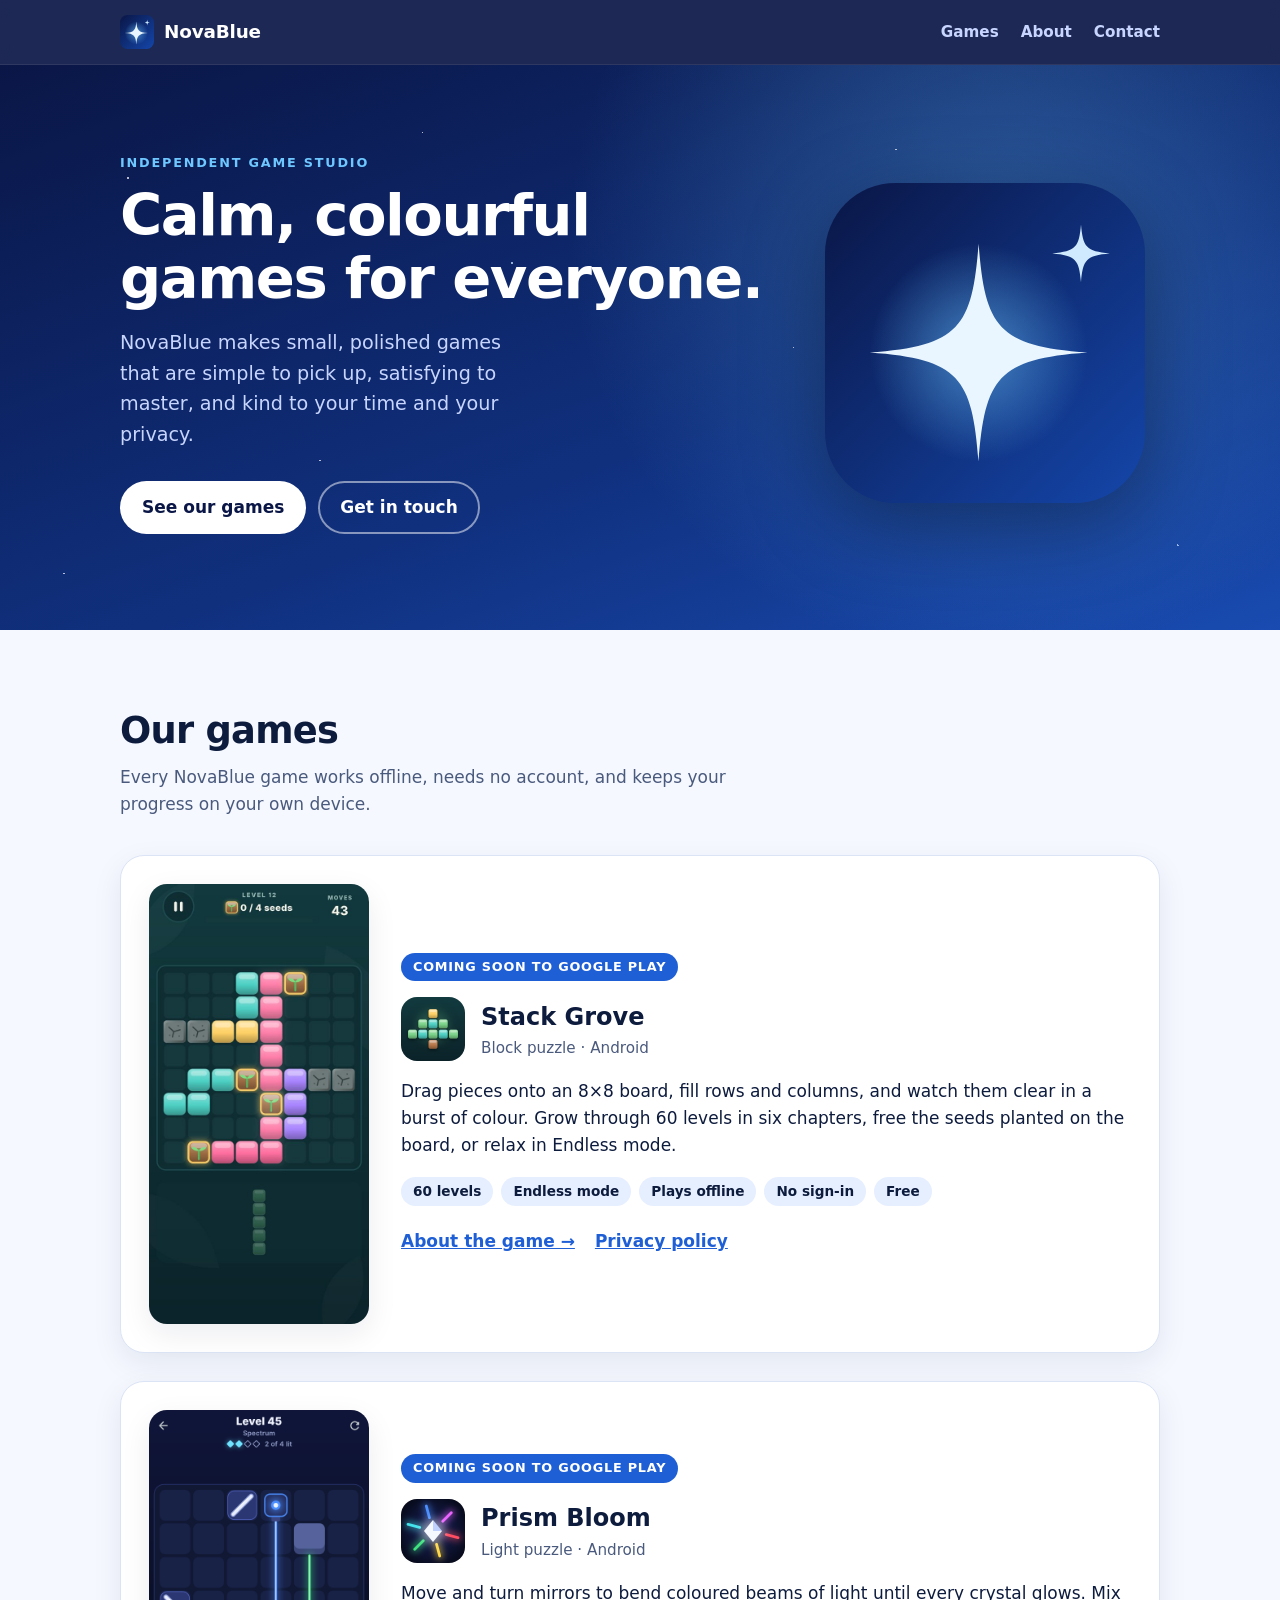
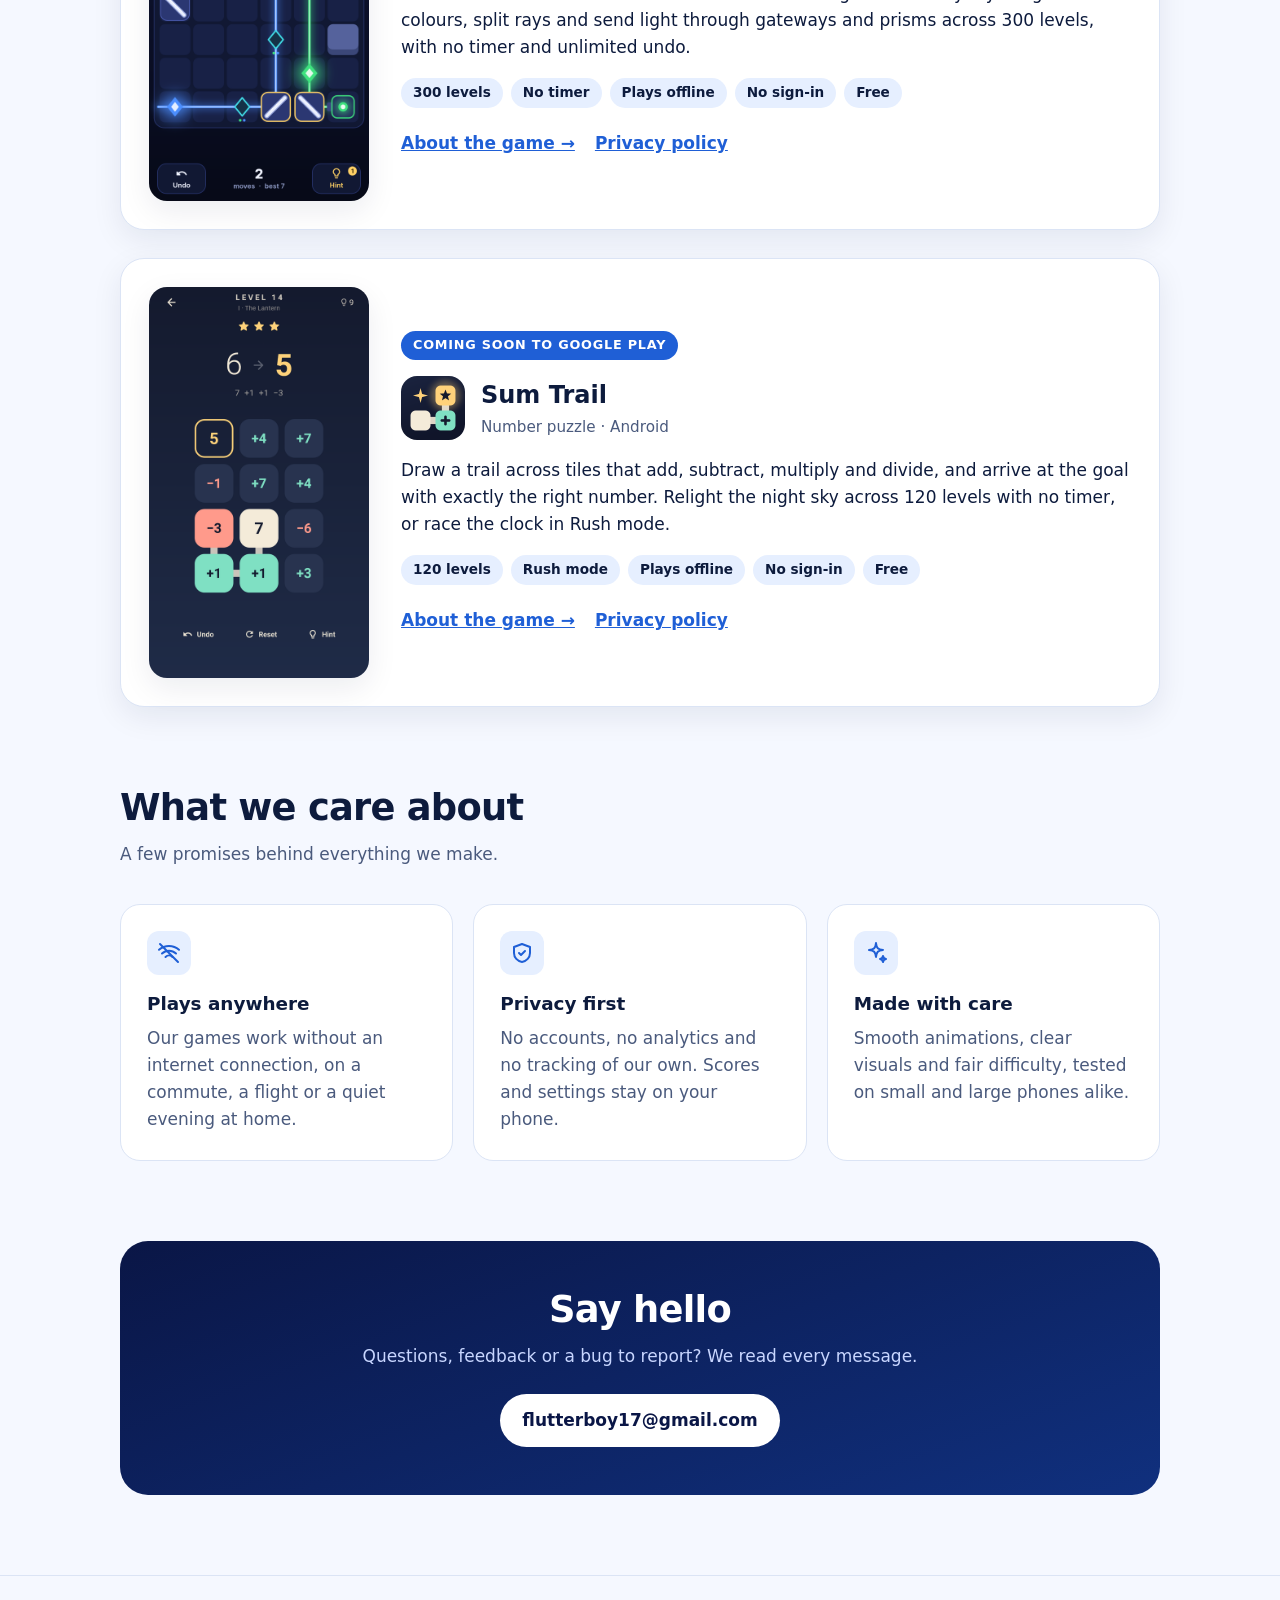
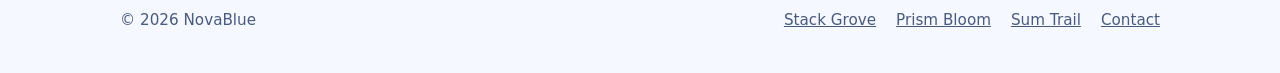
<file: index.html>
<!doctype html>
<html lang="en">
<head>
<meta charset="utf-8">
<meta name="viewport" content="width=device-width, initial-scale=1">
<title>NovaBlue: calm, colourful games</title>
<meta name="description" content="NovaBlue is an independent studio making calm, colourful mobile games that play offline and respect your privacy.">
<meta name="theme-color" content="#0a1646">
<meta name="color-scheme" content="light dark">
<link rel="icon" href="/assets/logo.svg" type="image/svg+xml">
<meta property="og:title" content="NovaBlue">
<meta property="og:description" content="Calm, colourful games for everyone.">
<meta property="og:type" content="website">
<link rel="stylesheet" href="/assets/site.css">
</head>
<body>

<header class="site-header">
  <div class="wrap">
    <a class="brand" href="/"><img src="/assets/logo.svg" alt="" width="34" height="34"><span>NovaBlue</span></a>
    <nav class="nav" aria-label="Main">
      <a href="#games">Games</a>
      <a href="#about">About</a>
      <a href="#contact">Contact</a>
    </nav>
  </div>
</header>

<main>
  <div class="hero">
    <div class="wrap">
      <div>
        <p class="eyebrow">Independent game studio</p>
        <h1>Calm, colourful games for everyone.</h1>
        <p class="lead">NovaBlue makes small, polished games that are simple to pick up, satisfying to master, and kind to your time and your privacy.</p>
        <div class="btn-row">
          <a class="btn" href="#games">See our games</a>
          <a class="btn ghost" href="#contact">Get in touch</a>
        </div>
      </div>
      <img class="hero-star" src="/assets/logo.svg" alt="NovaBlue logo: a bright four-point star" width="320" height="320">
    </div>
  </div>

  <section id="games">
    <div class="wrap">
      <h2>Our games</h2>
      <p class="section-intro">Every NovaBlue game works offline, needs no account, and keeps your progress on your own device.</p>

      <article class="game-card">
        <img class="shot" src="/assets/stack-grove/4-gameplay.jpg" alt="Stack Grove gameplay: dragging a piece onto the board while a column glows, ready to clear" width="540" height="1080" loading="lazy">
        <div>
          <span class="status">Coming soon to Google Play</span>
          <div class="game-head" style="margin-top:16px">
            <img src="/assets/stack-grove/icon.png" alt="" width="64" height="64">
            <div>
              <h3>Stack Grove</h3>
              <p>Block puzzle · Android</p>
            </div>
          </div>
          <p>Drag pieces onto an 8×8 board, fill rows and columns, and watch them clear in a burst of colour. Grow through 60 levels in six chapters, free the seeds planted on the board, or relax in Endless mode.</p>
          <ul class="chips">
            <li>60 levels</li>
            <li>Endless mode</li>
            <li>Plays offline</li>
            <li>No sign-in</li>
            <li>Free</li>
          </ul>
          <div class="text-links">
            <a href="/stack-grove/">About the game →</a>
            <a href="/stack-grove/privacy.html">Privacy policy</a>
          </div>
        </div>
      </article>

      <article class="game-card" style="margin-top:28px">
        <img class="shot" src="/assets/prism-bloom/2-colour-mixing.png" alt="Prism Bloom gameplay: blue and green beams bent by mirrors to light the crystals" width="540" height="960" loading="lazy">
        <div>
          <span class="status">Coming soon to Google Play</span>
          <div class="game-head" style="margin-top:16px">
            <img src="/assets/prism-bloom/icon.png" alt="" width="64" height="64">
            <div>
              <h3>Prism Bloom</h3>
              <p>Light puzzle · Android</p>
            </div>
          </div>
          <p>Move and turn mirrors to bend coloured beams of light until every crystal glows. Mix colours, split rays and send light through gateways and prisms across 300 levels, with no timer and unlimited undo.</p>
          <ul class="chips">
            <li>300 levels</li>
            <li>No timer</li>
            <li>Plays offline</li>
            <li>No sign-in</li>
            <li>Free</li>
          </ul>
          <div class="text-links">
            <a href="/prism-bloom/">About the game →</a>
            <a href="/prism-bloom/privacy.html">Privacy policy</a>
          </div>
        </div>
      </article>

      <article class="game-card" style="margin-top:28px">
        <img class="shot" src="/assets/sum-trail/2-draw-a-trail.png" alt="Sum Trail gameplay: a trail drawn across number tiles towards the goal" width="540" height="960" loading="lazy">
        <div>
          <span class="status">Coming soon to Google Play</span>
          <div class="game-head" style="margin-top:16px">
            <img src="/assets/sum-trail/icon.png" alt="" width="64" height="64">
            <div>
              <h3>Sum Trail</h3>
              <p>Number puzzle · Android</p>
            </div>
          </div>
          <p>Draw a trail across tiles that add, subtract, multiply and divide, and arrive at the goal with exactly the right number. Relight the night sky across 120 levels with no timer, or race the clock in Rush mode.</p>
          <ul class="chips">
            <li>120 levels</li>
            <li>Rush mode</li>
            <li>Plays offline</li>
            <li>No sign-in</li>
            <li>Free</li>
          </ul>
          <div class="text-links">
            <a href="/sum-trail/">About the game →</a>
            <a href="/sum-trail/privacy.html">Privacy policy</a>
          </div>
        </div>
      </article>
    </div>
  </section>

  <section id="about" style="padding-top:0">
    <div class="wrap">
      <h2>What we care about</h2>
      <p class="section-intro">A few promises behind everything we make.</p>
      <div class="values">
        <div class="value">
          <div class="icon"><svg viewBox="0 0 24 24" aria-hidden="true"><path d="M2 8.8a15 15 0 0 1 20 0"/><path d="M5 12.5a10 10 0 0 1 14 0"/><path d="M8.5 16a5 5 0 0 1 7 0"/><path d="M3 3l18 18"/></svg></div>
          <h3>Plays anywhere</h3>
          <p>Our games work without an internet connection, on a commute, a flight or a quiet evening at home.</p>
        </div>
        <div class="value">
          <div class="icon"><svg viewBox="0 0 24 24" aria-hidden="true"><path d="M12 3l8 3v6c0 4.5-3.4 8.3-8 9-4.6-.7-8-4.5-8-9V6z"/><path d="M9 12l2 2 4-4"/></svg></div>
          <h3>Privacy first</h3>
          <p>No accounts, no analytics and no tracking of our own. Scores and settings stay on your phone.</p>
        </div>
        <div class="value">
          <div class="icon"><svg viewBox="0 0 24 24" aria-hidden="true"><path d="M12 2c.6 5.2 1.8 6.4 7 7-5.2.6-6.4 1.8-7 7-.6-5.2-1.8-6.4-7-7 5.2-.6 6.4-1.8 7-7z"/><path d="M19 15c.3 2.2.8 2.7 3 3-2.2.3-2.7.8-3 3-.3-2.2-.8-2.7-3-3 2.2-.3 2.7-.8 3-3z"/></svg></div>
          <h3>Made with care</h3>
          <p>Smooth animations, clear visuals and fair difficulty, tested on small and large phones alike.</p>
        </div>
      </div>
    </div>
  </section>

  <section id="contact" style="padding-top:0">
    <div class="wrap">
      <div class="contact-band">
        <h2>Say hello</h2>
        <p>Questions, feedback or a bug to report? We read every message.</p>
        <a class="btn" href="mailto:flutterboy17@gmail.com">flutterboy17@gmail.com</a>
      </div>
    </div>
  </section>
</main>

<footer class="site-footer">
  <div class="wrap">
    <span>© 2026 NovaBlue</span>
    <nav aria-label="Footer">
      <a href="/stack-grove/">Stack Grove</a>
      <a href="/prism-bloom/">Prism Bloom</a>
      <a href="/sum-trail/">Sum Trail</a>
      <a href="mailto:flutterboy17@gmail.com">Contact</a>
    </nav>
  </div>
</footer>

</body>
</html>
</file>
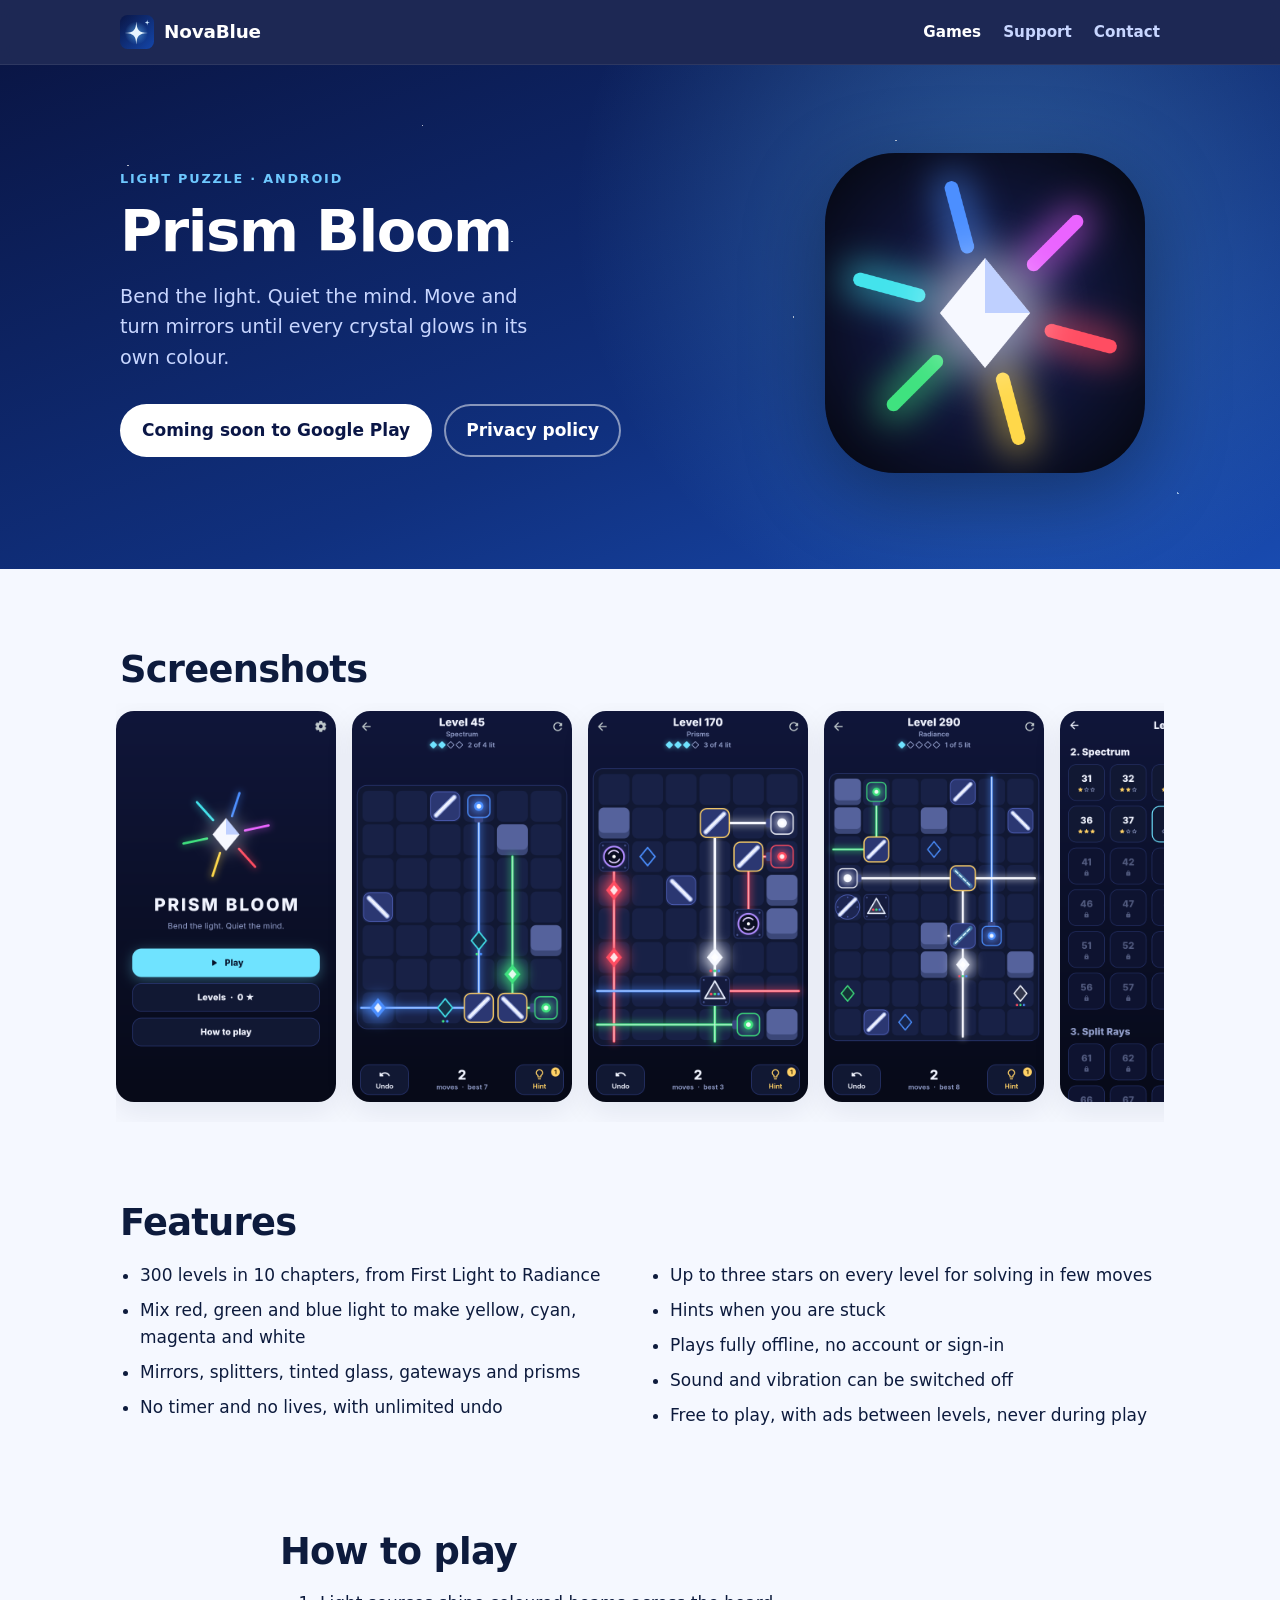
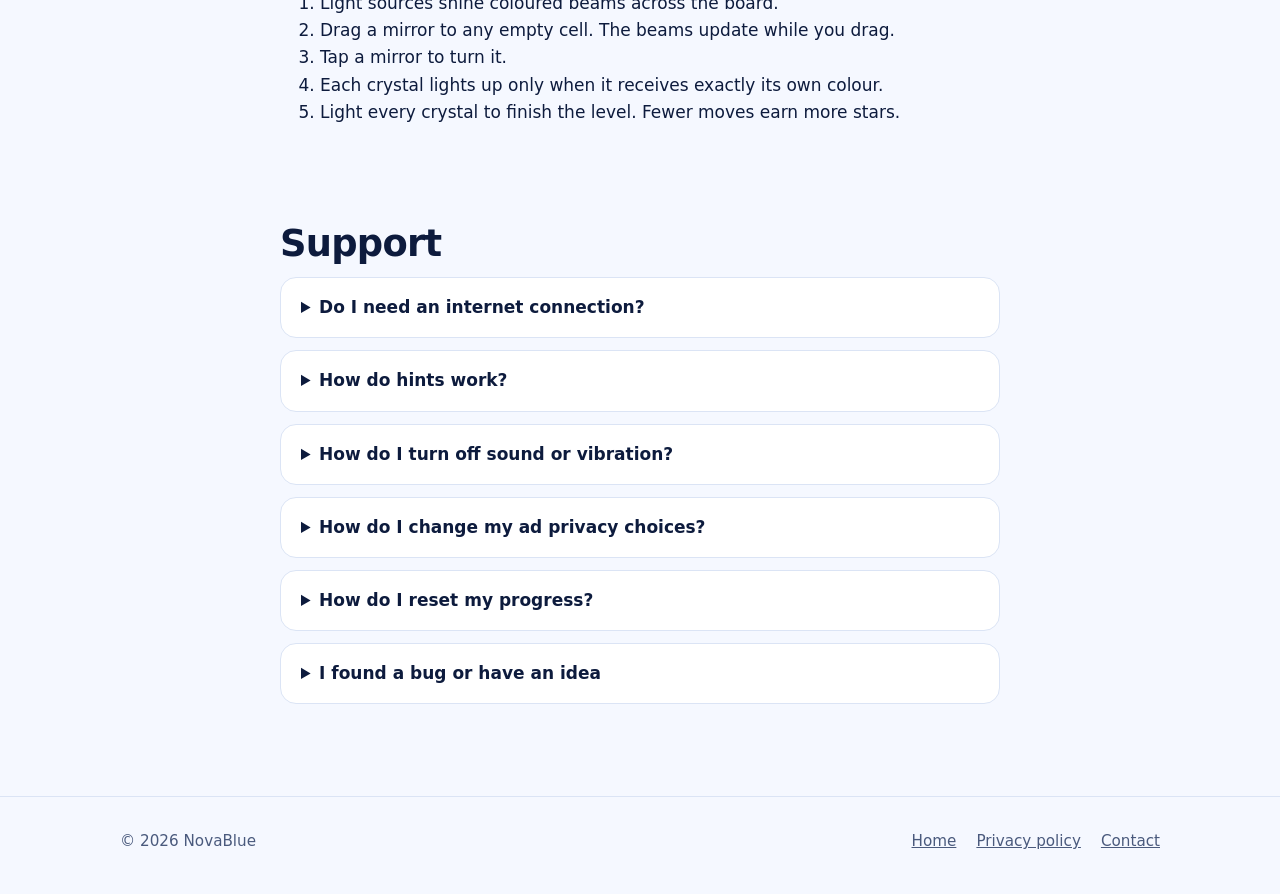
<file: prism-bloom/index.html>
<!doctype html>
<html lang="en">
<head>
<meta charset="utf-8">
<meta name="viewport" content="width=device-width, initial-scale=1">
<title>Prism Bloom: Light Puzzle · NovaBlue</title>
<meta name="description" content="Prism Bloom is a calm light puzzle for Android. Move and turn mirrors to bend coloured beams through 300 levels, fully offline.">
<meta name="theme-color" content="#0a1646">
<meta name="color-scheme" content="light dark">
<link rel="icon" href="/assets/prism-bloom/icon.png" type="image/png">
<link rel="stylesheet" href="/assets/site.css">
</head>
<body>

<header class="site-header">
  <div class="wrap">
    <a class="brand" href="/"><img src="/assets/logo.svg" alt="" width="34" height="34"><span>NovaBlue</span></a>
    <nav class="nav" aria-label="Main">
      <a href="/#games" aria-current="page">Games</a>
      <a href="#support">Support</a>
      <a href="/#contact">Contact</a>
    </nav>
  </div>
</header>

<main>
  <div class="hero">
    <div class="wrap">
      <div>
        <p class="eyebrow">Light puzzle · Android</p>
        <h1>Prism Bloom</h1>
        <p class="lead">Bend the light. Quiet the mind. Move and turn mirrors until every crystal glows in its own colour.</p>
        <div class="btn-row">
          <span class="btn" aria-disabled="true">Coming soon to Google Play</span>
          <a class="btn ghost" href="privacy.html">Privacy policy</a>
        </div>
      </div>
      <img class="hero-star" src="/assets/prism-bloom/icon.png" alt="Prism Bloom app icon" width="320" height="320" style="border-radius:22%">
    </div>
  </div>

  <section>
    <div class="wrap">
      <h2>Screenshots</h2>
      <div class="shots" tabindex="0" aria-label="Screenshots, scroll sideways for more">
        <img src="/assets/prism-bloom/1-home.png" alt="Home screen with Play, Levels and How to play" width="540" height="960" loading="lazy">
        <img src="/assets/prism-bloom/2-colour-mixing.png" alt="Level 45: blue and green beams bent by mirrors, two of four crystals lit" width="540" height="960" loading="lazy">
        <img src="/assets/prism-bloom/3-prisms.png" alt="Level 170: a prism and gateways on the board" width="540" height="960" loading="lazy">
        <img src="/assets/prism-bloom/4-radiance.png" alt="Level 290: a large board with splitters, a prism and three light sources" width="540" height="960" loading="lazy">
        <img src="/assets/prism-bloom/5-levels.png" alt="Level list with stars earned in the Spectrum chapter" width="540" height="960" loading="lazy">
      </div>
    </div>
  </section>

  <section style="padding-top:0">
    <div class="wrap">
      <h2>Features</h2>
      <ul class="feature-list">
        <li>300 levels in 10 chapters, from First Light to Radiance</li>
        <li>Mix red, green and blue light to make yellow, cyan, magenta and white</li>
        <li>Mirrors, splitters, tinted glass, gateways and prisms</li>
        <li>No timer and no lives, with unlimited undo</li>
        <li>Up to three stars on every level for solving in few moves</li>
        <li>Hints when you are stuck</li>
        <li>Plays fully offline, no account or sign-in</li>
        <li>Sound and vibration can be switched off</li>
        <li>Free to play, with ads between levels, never during play</li>
      </ul>
    </div>
  </section>

  <section style="padding-top:0">
    <div class="wrap narrow" style="margin-left:auto;margin-right:auto">
      <h2>How to play</h2>
      <ol>
        <li>Light sources shine coloured beams across the board.</li>
        <li>Drag a mirror to any empty cell. The beams update while you drag.</li>
        <li>Tap a mirror to turn it.</li>
        <li>Each crystal lights up only when it receives exactly its own colour.</li>
        <li>Light every crystal to finish the level. Fewer moves earn more stars.</li>
      </ol>
    </div>
  </section>

  <section id="support" style="padding-top:0">
    <div class="wrap narrow" style="margin-left:auto;margin-right:auto">
      <h2>Support</h2>
      <details>
        <summary>Do I need an internet connection?</summary>
        <p>No. The whole game works offline. An internet connection is only used to load ads.</p>
      </details>
      <details>
        <summary>How do hints work?</summary>
        <p>A hint puts one piece in its correct place. You start with three. When they run out you can watch a short video to get two more. Watching is always optional.</p>
      </details>
      <details>
        <summary>How do I turn off sound or vibration?</summary>
        <p>Open <strong>Settings</strong> from the home screen and switch Sound or Vibration off.</p>
      </details>
      <details>
        <summary>How do I change my ad privacy choices?</summary>
        <p>In the European Economic Area, the UK and Switzerland, open <strong>Settings → Ad privacy choices</strong> in the game. Ads in Prism Bloom are always non-personalised.</p>
      </details>
      <details>
        <summary>How do I reset my progress?</summary>
        <p>Your progress is stored only on your phone. To start over, go to Android <strong>Settings → Apps → Prism Bloom → Storage → Clear data</strong>. This can't be undone.</p>
      </details>
      <details>
        <summary>I found a bug or have an idea</summary>
        <p>We'd love to hear it. Email <a href="mailto:flutterboy17@gmail.com?subject=Prism%20Bloom">flutterboy17@gmail.com</a> and include your phone model and the level number if it's a bug.</p>
      </details>
    </div>
  </section>
</main>

<footer class="site-footer">
  <div class="wrap">
    <span>© 2026 NovaBlue</span>
    <nav aria-label="Footer">
      <a href="/">Home</a>
      <a href="privacy.html">Privacy policy</a>
      <a href="mailto:flutterboy17@gmail.com">Contact</a>
    </nav>
  </div>
</footer>

</body>
</html>
</file>
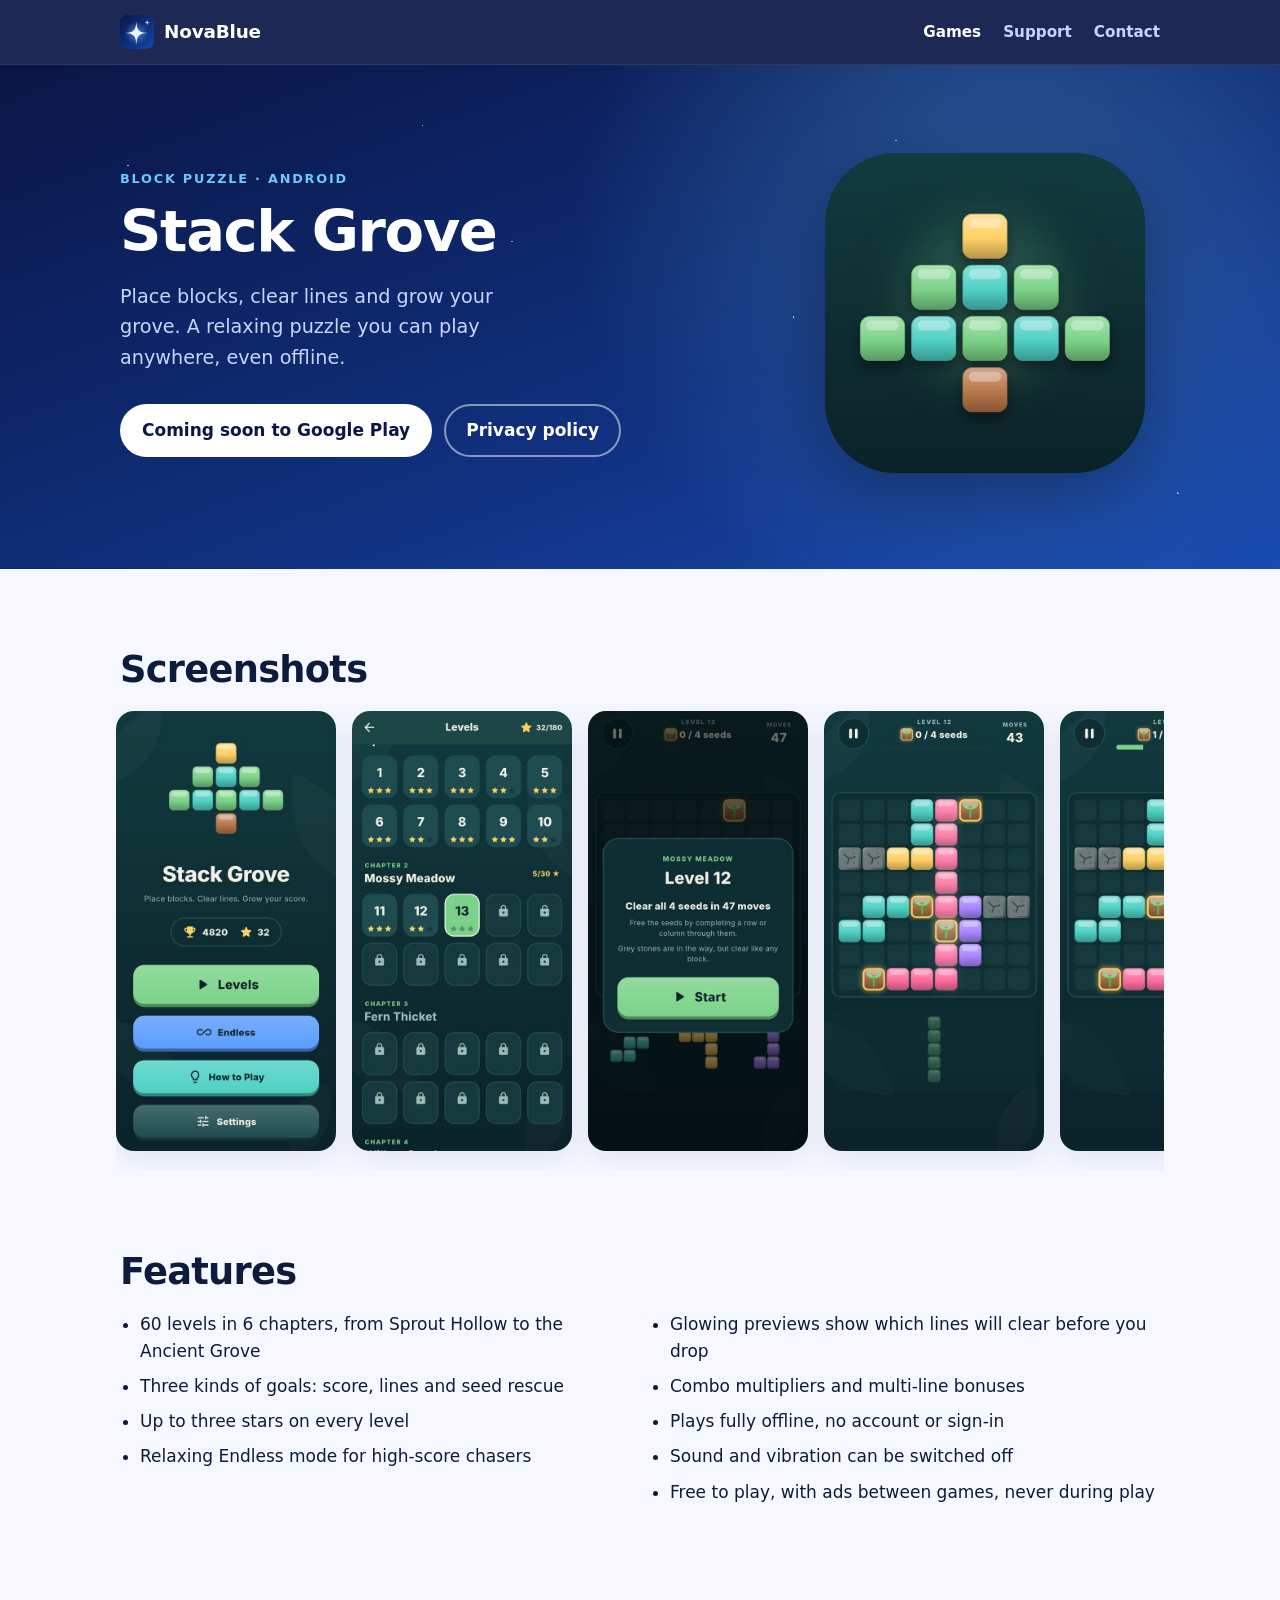
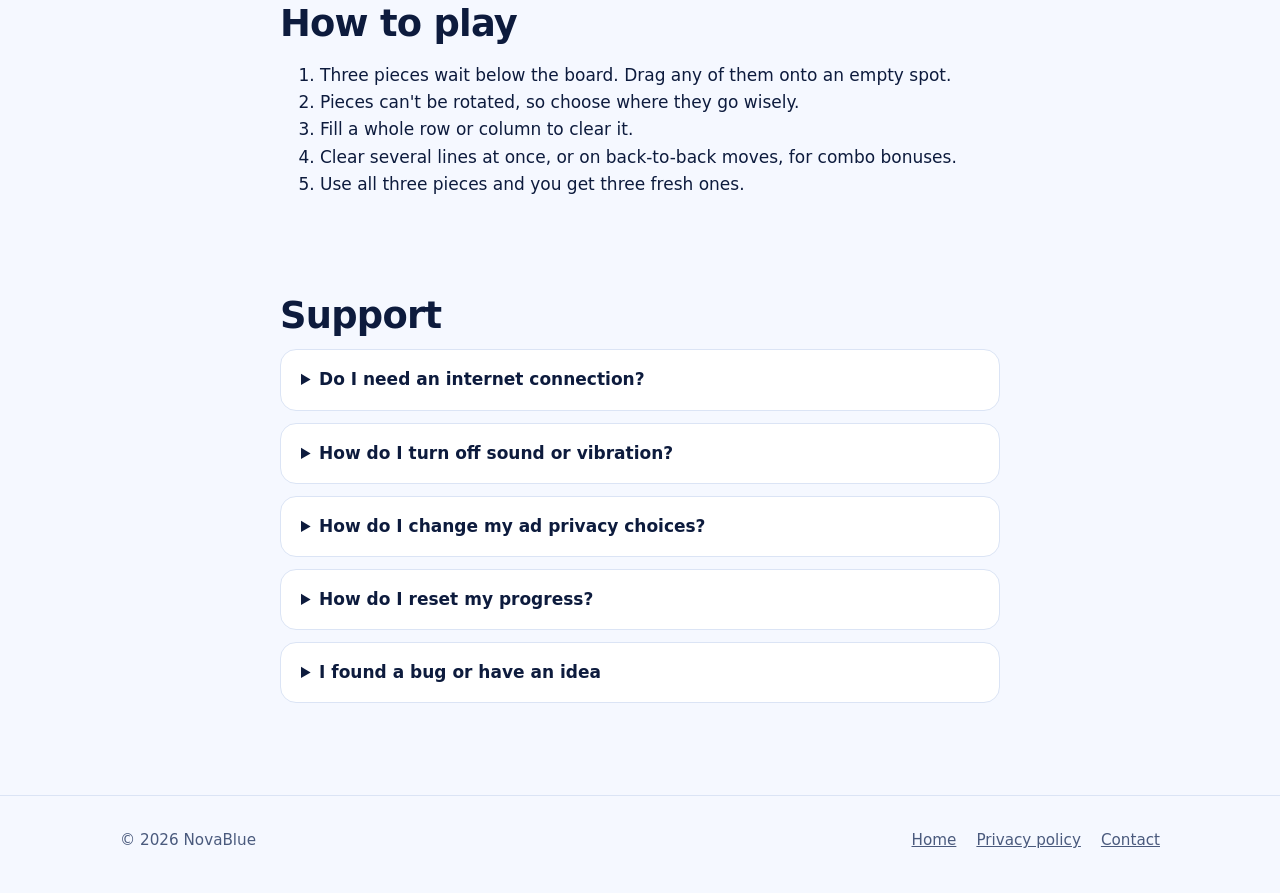
<file: stack-grove/index.html>
<!doctype html>
<html lang="en">
<head>
<meta charset="utf-8">
<meta name="viewport" content="width=device-width, initial-scale=1">
<title>Stack Grove: Block Puzzle · NovaBlue</title>
<meta name="description" content="Stack Grove is a calm, colourful block puzzle for Android with 60 levels, an Endless mode, and full offline play.">
<meta name="theme-color" content="#0a1646">
<meta name="color-scheme" content="light dark">
<link rel="icon" href="/assets/stack-grove/icon.png" type="image/png">
<link rel="stylesheet" href="/assets/site.css">
</head>
<body>

<header class="site-header">
  <div class="wrap">
    <a class="brand" href="/"><img src="/assets/logo.svg" alt="" width="34" height="34"><span>NovaBlue</span></a>
    <nav class="nav" aria-label="Main">
      <a href="/#games" aria-current="page">Games</a>
      <a href="#support">Support</a>
      <a href="/#contact">Contact</a>
    </nav>
  </div>
</header>

<main>
  <div class="hero">
    <div class="wrap">
      <div>
        <p class="eyebrow">Block puzzle · Android</p>
        <h1>Stack Grove</h1>
        <p class="lead">Place blocks, clear lines and grow your grove. A relaxing puzzle you can play anywhere, even offline.</p>
        <div class="btn-row">
          <span class="btn" aria-disabled="true">Coming soon to Google Play</span>
          <a class="btn ghost" href="privacy.html">Privacy policy</a>
        </div>
      </div>
      <img class="hero-star" src="/assets/stack-grove/icon.png" alt="Stack Grove app icon" width="320" height="320" style="border-radius:22%">
    </div>
  </div>

  <section>
    <div class="wrap">
      <h2>Screenshots</h2>
      <div class="shots" tabindex="0" aria-label="Screenshots, scroll sideways for more">
        <img src="/assets/stack-grove/1-home.jpg" alt="Home screen with Levels, Endless, How to Play and Settings" width="540" height="1080" loading="lazy">
        <img src="/assets/stack-grove/2-levels.jpg" alt="Level map with stars earned in the first chapters" width="540" height="1080" loading="lazy">
        <img src="/assets/stack-grove/3-level-goal.jpg" alt="Level 12 goal: clear all 4 seeds in 47 moves" width="540" height="1080" loading="lazy">
        <img src="/assets/stack-grove/4-gameplay.jpg" alt="Dragging a piece while the column it completes glows" width="540" height="1080" loading="lazy">
        <img src="/assets/stack-grove/5-seed-freed.jpg" alt="Board after a seed is freed, with the seed counter at 1 of 4" width="540" height="1080" loading="lazy">
      </div>
    </div>
  </section>

  <section style="padding-top:0">
    <div class="wrap">
      <h2>Features</h2>
      <ul class="feature-list">
        <li>60 levels in 6 chapters, from Sprout Hollow to the Ancient Grove</li>
        <li>Three kinds of goals: score, lines and seed rescue</li>
        <li>Up to three stars on every level</li>
        <li>Relaxing Endless mode for high-score chasers</li>
        <li>Glowing previews show which lines will clear before you drop</li>
        <li>Combo multipliers and multi-line bonuses</li>
        <li>Plays fully offline, no account or sign-in</li>
        <li>Sound and vibration can be switched off</li>
        <li>Free to play, with ads between games, never during play</li>
      </ul>
    </div>
  </section>

  <section style="padding-top:0">
    <div class="wrap narrow" style="margin-left:auto;margin-right:auto">
      <h2>How to play</h2>
      <ol>
        <li>Three pieces wait below the board. Drag any of them onto an empty spot.</li>
        <li>Pieces can't be rotated, so choose where they go wisely.</li>
        <li>Fill a whole row or column to clear it.</li>
        <li>Clear several lines at once, or on back-to-back moves, for combo bonuses.</li>
        <li>Use all three pieces and you get three fresh ones.</li>
      </ol>
    </div>
  </section>

  <section id="support" style="padding-top:0">
    <div class="wrap narrow" style="margin-left:auto;margin-right:auto">
      <h2>Support</h2>
      <details>
        <summary>Do I need an internet connection?</summary>
        <p>No. The whole game works offline. An internet connection is only used to load ads.</p>
      </details>
      <details>
        <summary>How do I turn off sound or vibration?</summary>
        <p>Open <strong>Settings</strong> from the home screen and switch Sound or Vibration off.</p>
      </details>
      <details>
        <summary>How do I change my ad privacy choices?</summary>
        <p>In the European Economic Area, the UK and Switzerland, open <strong>Settings → Ad privacy choices</strong> in the game. Ads in Stack Grove are always non-personalised.</p>
      </details>
      <details>
        <summary>How do I reset my progress?</summary>
        <p>Your progress is stored only on your phone. To start over, go to Android <strong>Settings → Apps → Stack Grove → Storage → Clear data</strong>. This can't be undone.</p>
      </details>
      <details>
        <summary>I found a bug or have an idea</summary>
        <p>We'd love to hear it. Email <a href="mailto:flutterboy17@gmail.com?subject=Stack%20Grove">flutterboy17@gmail.com</a> and include your phone model if it's a bug.</p>
      </details>
    </div>
  </section>
</main>

<footer class="site-footer">
  <div class="wrap">
    <span>© 2026 NovaBlue</span>
    <nav aria-label="Footer">
      <a href="/">Home</a>
      <a href="privacy.html">Privacy policy</a>
      <a href="mailto:flutterboy17@gmail.com">Contact</a>
    </nav>
  </div>
</footer>

</body>
</html>
</file>
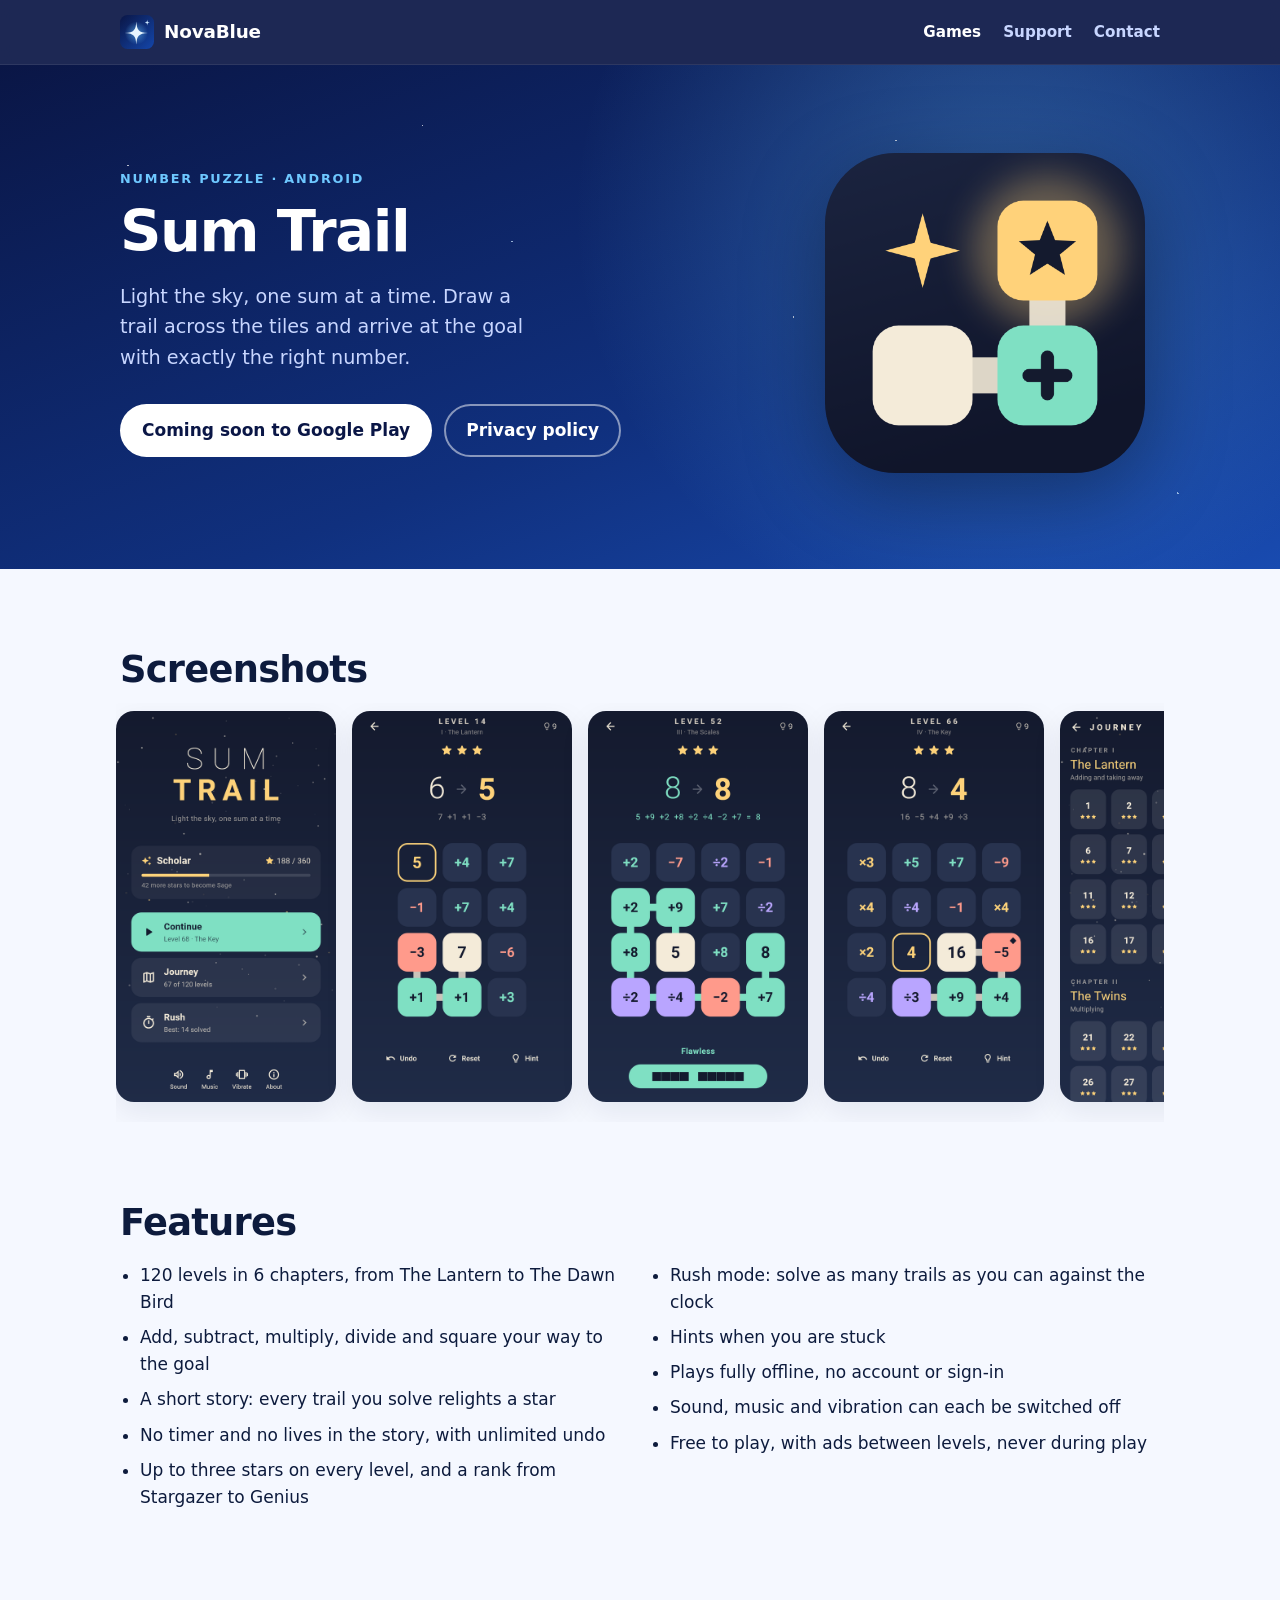
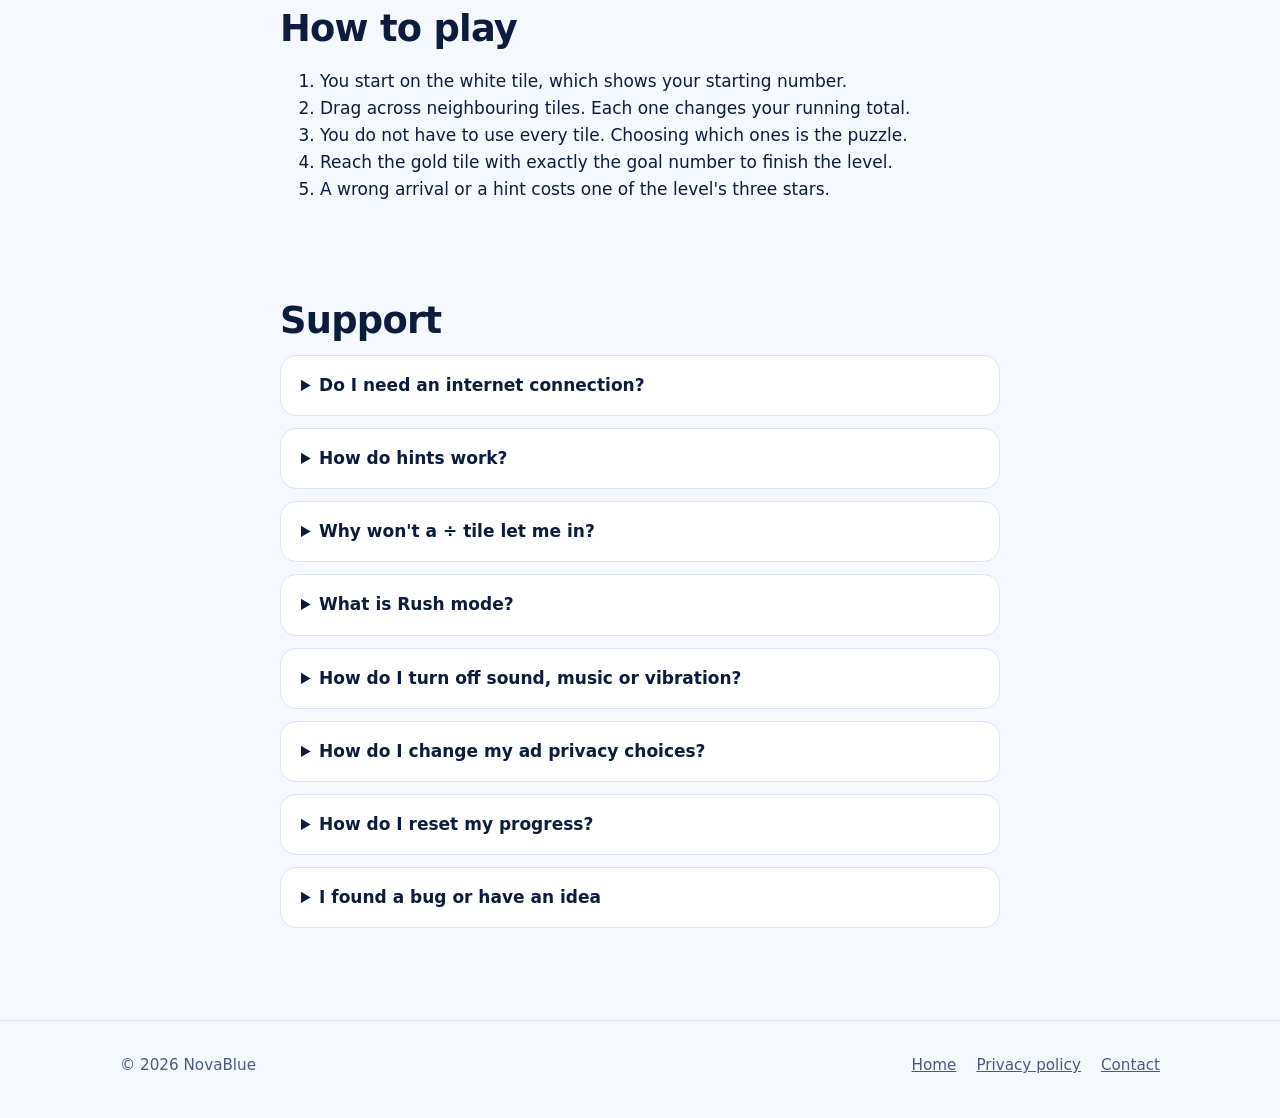
<file: sum-trail/index.html>
<!doctype html>
<html lang="en">
<head>
<meta charset="utf-8">
<meta name="viewport" content="width=device-width, initial-scale=1">
<title>Sum Trail: Number Path Puzzle · NovaBlue</title>
<meta name="description" content="Sum Trail is a calm number puzzle for Android. Draw a trail across the tiles to reach the goal number through 120 levels, fully offline.">
<meta name="theme-color" content="#141a2e">
<meta name="color-scheme" content="light dark">
<link rel="icon" href="/assets/sum-trail/icon.png" type="image/png">
<link rel="stylesheet" href="/assets/site.css">
</head>
<body>

<header class="site-header">
  <div class="wrap">
    <a class="brand" href="/"><img src="/assets/logo.svg" alt="" width="34" height="34"><span>NovaBlue</span></a>
    <nav class="nav" aria-label="Main">
      <a href="/#games" aria-current="page">Games</a>
      <a href="#support">Support</a>
      <a href="/#contact">Contact</a>
    </nav>
  </div>
</header>

<main>
  <div class="hero">
    <div class="wrap">
      <div>
        <p class="eyebrow">Number puzzle · Android</p>
        <h1>Sum Trail</h1>
        <p class="lead">Light the sky, one sum at a time. Draw a trail across the tiles and arrive at the goal with exactly the right number.</p>
        <div class="btn-row">
          <span class="btn" aria-disabled="true">Coming soon to Google Play</span>
          <a class="btn ghost" href="privacy.html">Privacy policy</a>
        </div>
      </div>
      <img class="hero-star" src="/assets/sum-trail/icon.png" alt="Sum Trail app icon" width="320" height="320" style="border-radius:22%">
    </div>
  </div>

  <section>
    <div class="wrap">
      <h2>Screenshots</h2>
      <div class="shots" tabindex="0" aria-label="Screenshots, scroll sideways for more">
        <img src="/assets/sum-trail/1-home.png" alt="Home screen with the player's rank, Continue, Journey and Rush" width="540" height="960" loading="lazy">
        <img src="/assets/sum-trail/2-draw-a-trail.png" alt="Level 14: a trail drawn across three tiles towards the goal number" width="540" height="960" loading="lazy">
        <img src="/assets/sum-trail/3-solved.png" alt="Level 52 solved with three stars and the finished sum shown" width="540" height="960" loading="lazy">
        <img src="/assets/sum-trail/4-key-tiles.png" alt="Level 66: a trail passing through a marked key tile" width="540" height="960" loading="lazy">
        <img src="/assets/sum-trail/5-journey.png" alt="Journey screen listing chapters and the stars earned on each level" width="540" height="960" loading="lazy">
      </div>
    </div>
  </section>

  <section style="padding-top:0">
    <div class="wrap">
      <h2>Features</h2>
      <ul class="feature-list">
        <li>120 levels in 6 chapters, from The Lantern to The Dawn Bird</li>
        <li>Add, subtract, multiply, divide and square your way to the goal</li>
        <li>A short story: every trail you solve relights a star</li>
        <li>No timer and no lives in the story, with unlimited undo</li>
        <li>Up to three stars on every level, and a rank from Stargazer to Genius</li>
        <li>Rush mode: solve as many trails as you can against the clock</li>
        <li>Hints when you are stuck</li>
        <li>Plays fully offline, no account or sign-in</li>
        <li>Sound, music and vibration can each be switched off</li>
        <li>Free to play, with ads between levels, never during play</li>
      </ul>
    </div>
  </section>

  <section style="padding-top:0">
    <div class="wrap narrow" style="margin-left:auto;margin-right:auto">
      <h2>How to play</h2>
      <ol>
        <li>You start on the white tile, which shows your starting number.</li>
        <li>Drag across neighbouring tiles. Each one changes your running total.</li>
        <li>You do not have to use every tile. Choosing which ones is the puzzle.</li>
        <li>Reach the gold tile with exactly the goal number to finish the level.</li>
        <li>A wrong arrival or a hint costs one of the level's three stars.</li>
      </ol>
    </div>
  </section>

  <section id="support" style="padding-top:0">
    <div class="wrap narrow" style="margin-left:auto;margin-right:auto">
      <h2>Support</h2>
      <details>
        <summary>Do I need an internet connection?</summary>
        <p>No. The whole game works offline. An internet connection is only used to load ads.</p>
      </details>
      <details>
        <summary>How do hints work?</summary>
        <p>A hint draws the next correct step of the trail and costs one star on that level. You start with five. You earn one more for every three levels finished with three stars, and three more for finishing a chapter. When they run out you can watch a short video to get two more. Watching is always optional.</p>
      </details>
      <details>
        <summary>Why won't a ÷ tile let me in?</summary>
        <p>Division tiles only open when your current total divides evenly. For example, 10 can enter ÷2 but not ÷3.</p>
      </details>
      <details>
        <summary>What is Rush mode?</summary>
        <p>Rush is a timed mode that unlocks after the first chapter. You get 60 seconds, each solved trail adds 6 seconds and each wrong arrival takes 4 away. The story itself never has a timer.</p>
      </details>
      <details>
        <summary>How do I turn off sound, music or vibration?</summary>
        <p>Use the <strong>Sound</strong>, <strong>Music</strong> and <strong>Vibrate</strong> buttons at the bottom of the home screen.</p>
      </details>
      <details>
        <summary>How do I change my ad privacy choices?</summary>
        <p>In the European Economic Area, the UK and Switzerland, open <strong>About → Ad privacy choices</strong> from the home screen. Ads in Sum Trail are always non-personalised.</p>
      </details>
      <details>
        <summary>How do I reset my progress?</summary>
        <p>Your progress is stored only on your phone. To start over, go to Android <strong>Settings → Apps → Sum Trail → Storage → Clear data</strong>. This can't be undone.</p>
      </details>
      <details>
        <summary>I found a bug or have an idea</summary>
        <p>We'd love to hear it. Email <a href="mailto:flutterboy17@gmail.com?subject=Sum%20Trail">flutterboy17@gmail.com</a> and include your phone model and the level number if it's a bug.</p>
      </details>
    </div>
  </section>
</main>

<footer class="site-footer">
  <div class="wrap">
    <span>© 2026 NovaBlue</span>
    <nav aria-label="Footer">
      <a href="/">Home</a>
      <a href="privacy.html">Privacy policy</a>
      <a href="mailto:flutterboy17@gmail.com">Contact</a>
    </nav>
  </div>
</footer>

</body>
</html>
</file>
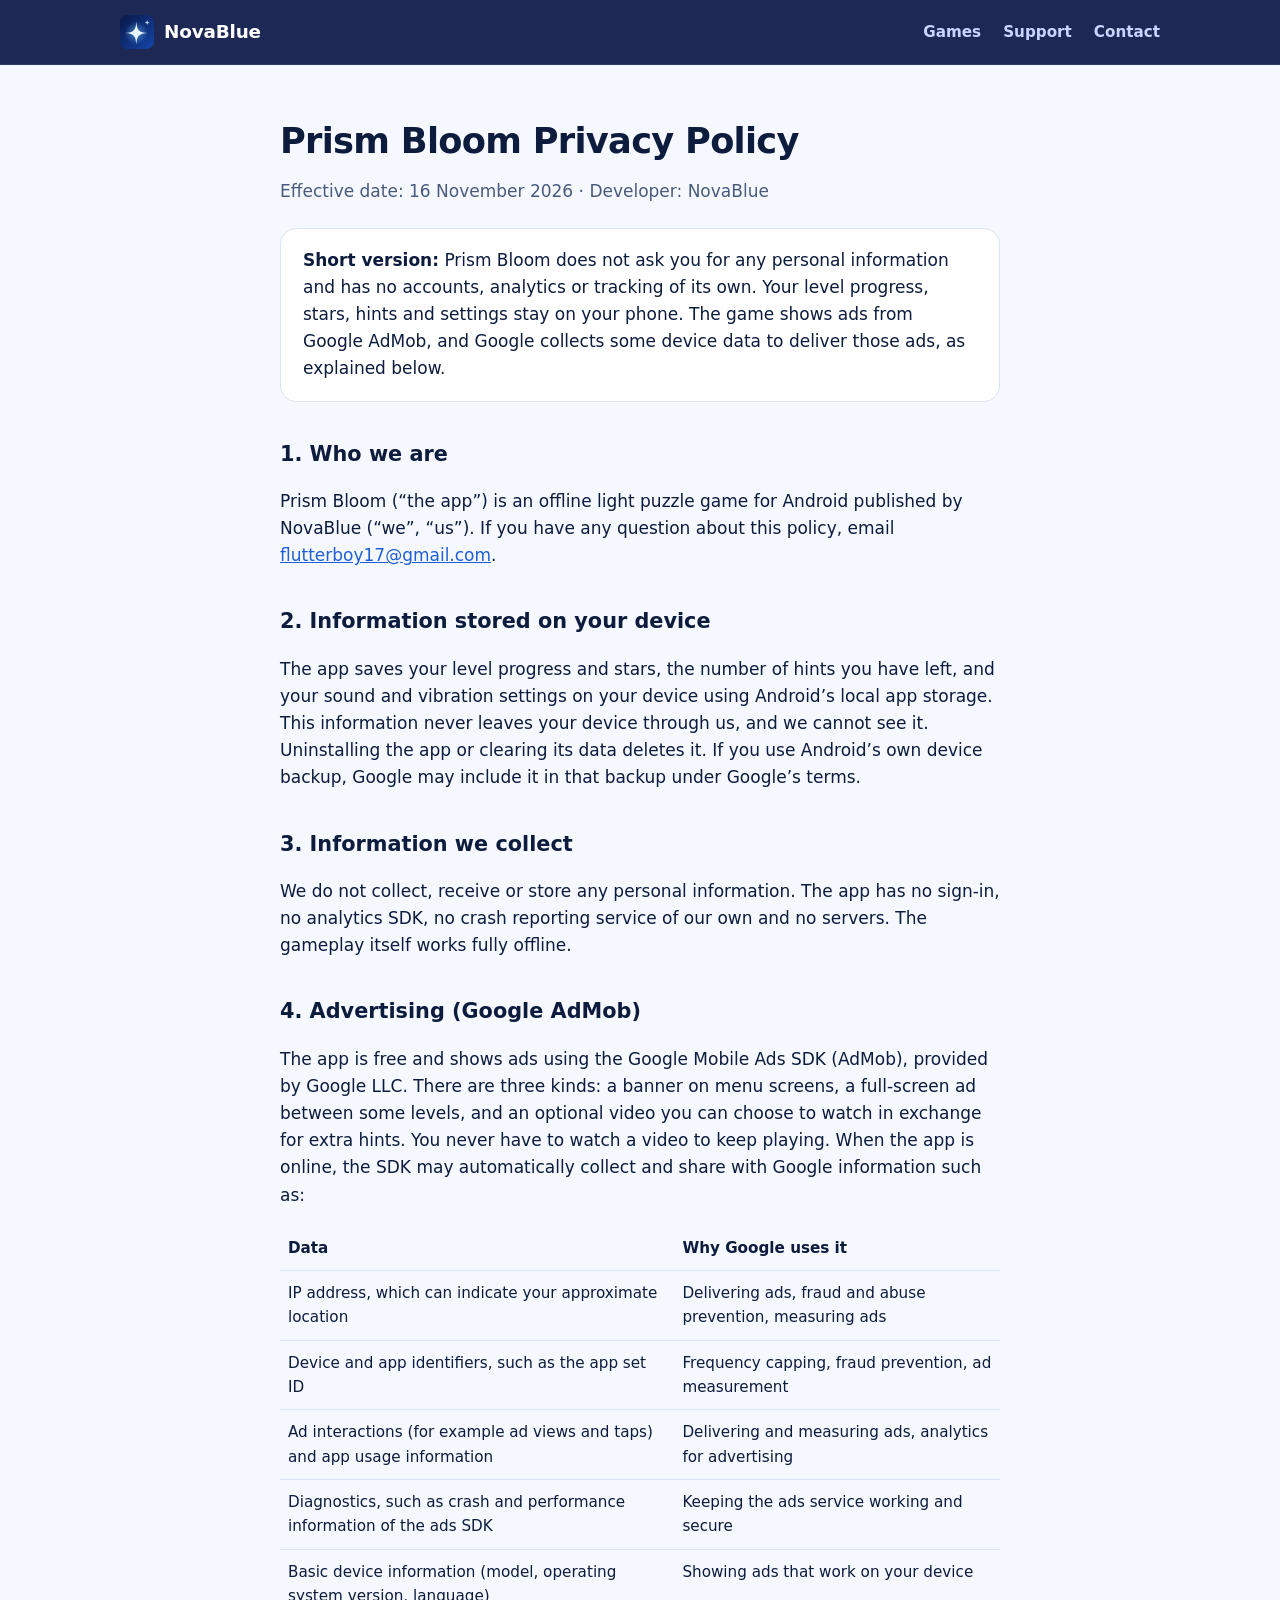
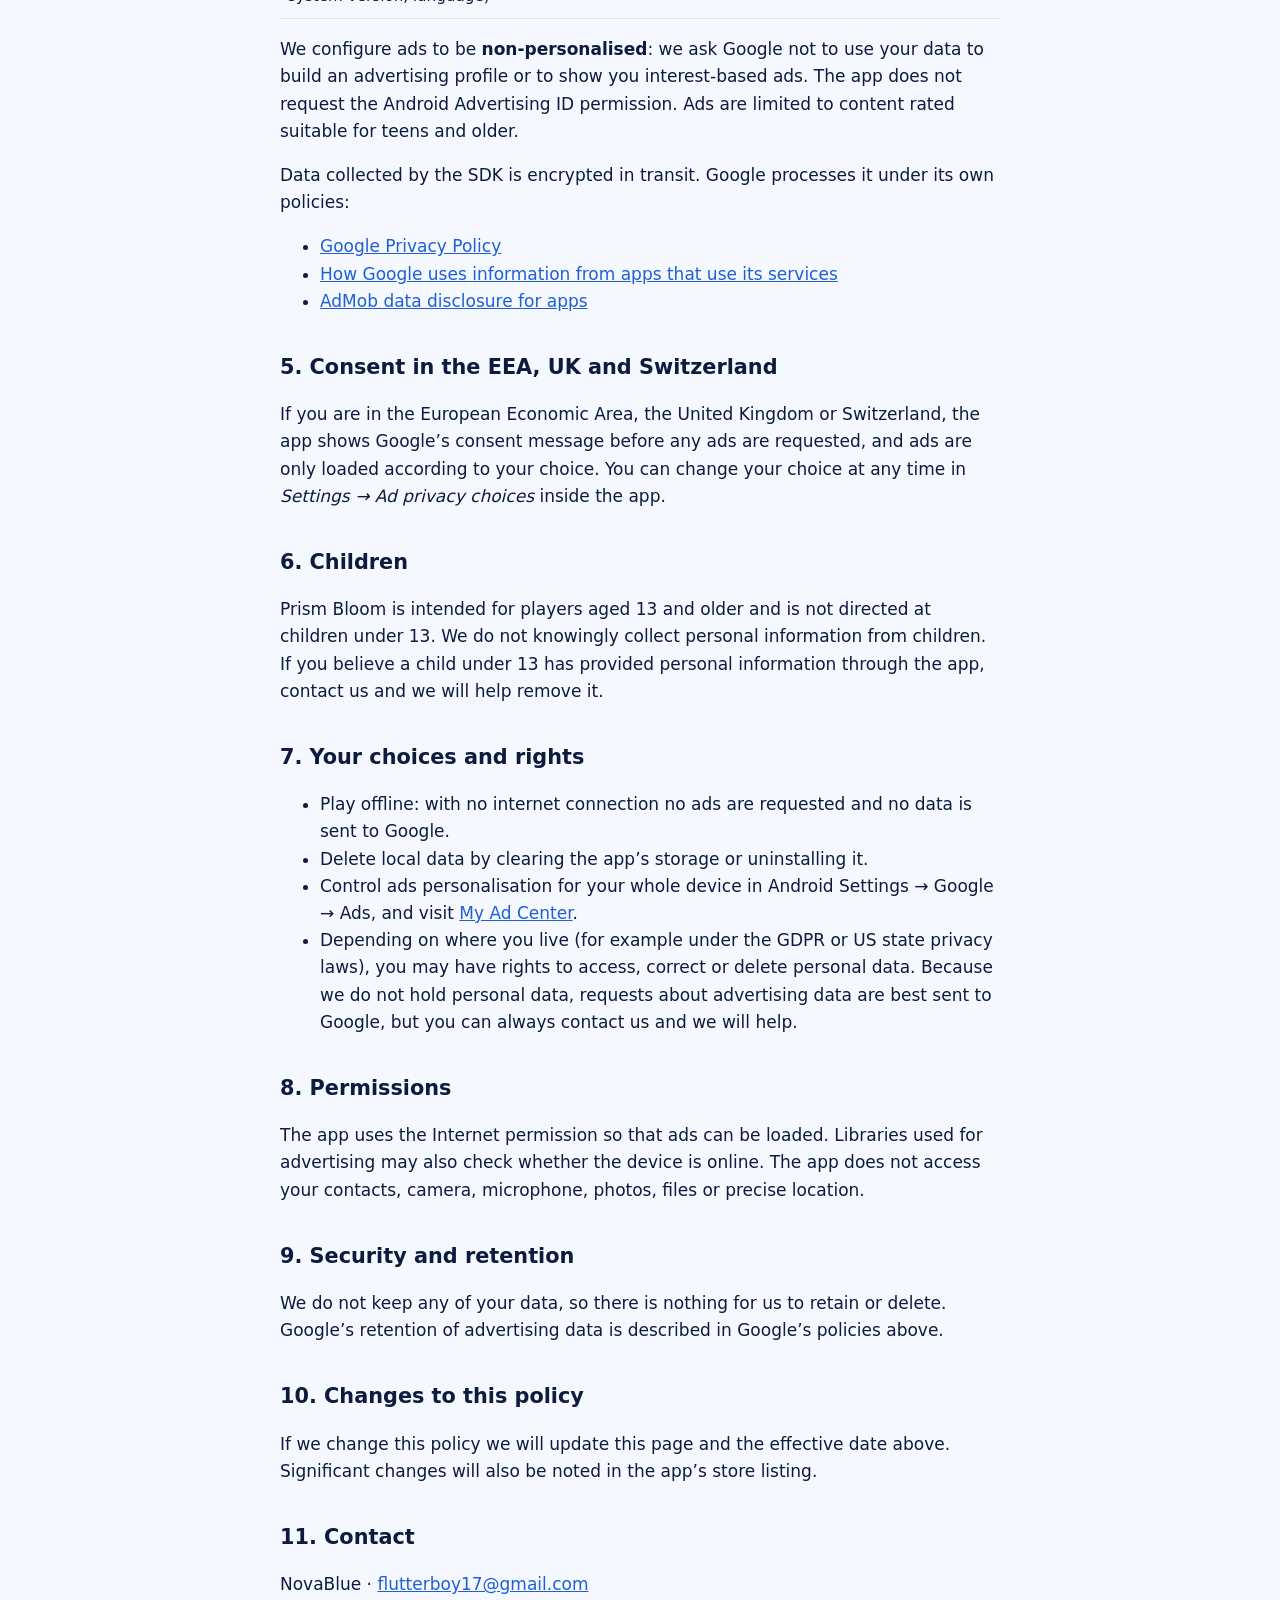
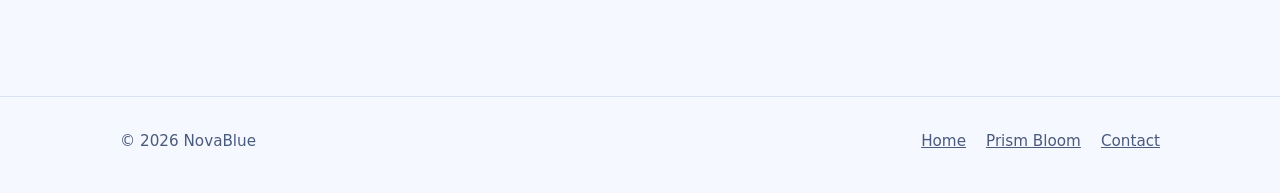
<file: prism-bloom/privacy.html>
<!doctype html>
<html lang="en">
<head>
<meta charset="utf-8">
<meta name="viewport" content="width=device-width, initial-scale=1">
<title>Prism Bloom Privacy Policy</title>
<meta name="description" content="Privacy policy for the Prism Bloom light puzzle game for Android.">
<meta name="theme-color" content="#0a1646">
<meta name="color-scheme" content="light dark">
<link rel="icon" href="/assets/prism-bloom/icon.png" type="image/png">
<link rel="stylesheet" href="/assets/site.css">
</head>
<body>

<header class="site-header">
  <div class="wrap">
    <a class="brand" href="/"><img src="/assets/logo.svg" alt="" width="34" height="34"><span>NovaBlue</span></a>
    <nav class="nav" aria-label="Main">
      <a href="/#games">Games</a>
      <a href="/prism-bloom/#support">Support</a>
      <a href="/#contact">Contact</a>
    </nav>
  </div>
</header>

<main class="doc">
<div class="wrap narrow">
  <h1>Prism Bloom Privacy Policy</h1>
  <p class="muted">Effective date: 16 November 2026 · Developer: NovaBlue</p>

  <div class="card">
    <strong>Short version:</strong> Prism Bloom does not ask you for any personal
    information and has no accounts, analytics or tracking of its own. Your level
    progress, stars, hints and settings stay on your phone. The game shows ads from
    Google AdMob, and Google collects some device data to deliver those ads, as
    explained below.
  </div>

  <h2>1. Who we are</h2>
  <p>Prism Bloom (“the app”) is an offline light puzzle game for Android published by
  NovaBlue (“we”, “us”). If you have any question about this policy, email
  <a href="mailto:flutterboy17@gmail.com">flutterboy17@gmail.com</a>.</p>

  <h2>2. Information stored on your device</h2>
  <p>The app saves your level progress and stars, the number of hints you have left,
  and your sound and vibration settings on your device using Android’s local app
  storage. This information never leaves your device through us, and we cannot see it.
  Uninstalling the app or clearing its data deletes it. If you use Android’s own device
  backup, Google may include it in that backup under Google’s terms.</p>

  <h2>3. Information we collect</h2>
  <p>We do not collect, receive or store any personal information. The app has no
  sign-in, no analytics SDK, no crash reporting service of our own and no servers.
  The gameplay itself works fully offline.</p>

  <h2>4. Advertising (Google AdMob)</h2>
  <p>The app is free and shows ads using the Google Mobile Ads SDK (AdMob), provided by
  Google LLC. There are three kinds: a banner on menu screens, a full-screen ad between
  some levels, and an optional video you can choose to watch in exchange for extra
  hints. You never have to watch a video to keep playing. When the app is online, the
  SDK may automatically collect and share with Google information such as:</p>
  <table>
    <tr><th>Data</th><th>Why Google uses it</th></tr>
    <tr><td>IP address, which can indicate your approximate location</td>
        <td>Delivering ads, fraud and abuse prevention, measuring ads</td></tr>
    <tr><td>Device and app identifiers, such as the app set ID</td>
        <td>Frequency capping, fraud prevention, ad measurement</td></tr>
    <tr><td>Ad interactions (for example ad views and taps) and app usage information</td>
        <td>Delivering and measuring ads, analytics for advertising</td></tr>
    <tr><td>Diagnostics, such as crash and performance information of the ads SDK</td>
        <td>Keeping the ads service working and secure</td></tr>
    <tr><td>Basic device information (model, operating system version, language)</td>
        <td>Showing ads that work on your device</td></tr>
  </table>
  <p>We configure ads to be <strong>non-personalised</strong>: we ask Google not to use
  your data to build an advertising profile or to show you interest-based ads. The app
  does not request the Android Advertising ID permission. Ads are limited to content
  rated suitable for teens and older.</p>
  <p>Data collected by the SDK is encrypted in transit. Google processes it under its own
  policies:</p>
  <ul>
    <li><a href="https://policies.google.com/privacy">Google Privacy Policy</a></li>
    <li><a href="https://policies.google.com/technologies/partner-sites">How Google uses information from apps that use its services</a></li>
    <li><a href="https://support.google.com/admob/answer/6128543">AdMob data disclosure for apps</a></li>
  </ul>

  <h2>5. Consent in the EEA, UK and Switzerland</h2>
  <p>If you are in the European Economic Area, the United Kingdom or Switzerland, the app
  shows Google’s consent message before any ads are requested, and ads are only loaded
  according to your choice. You can change your choice at any time in
  <em>Settings → Ad privacy choices</em> inside the app.</p>

  <h2>6. Children</h2>
  <p>Prism Bloom is intended for players aged 13 and older and is not directed at
  children under 13. We do not knowingly collect personal information from children.
  If you believe a child under 13 has provided personal information through the app,
  contact us and we will help remove it.</p>

  <h2>7. Your choices and rights</h2>
  <ul>
    <li>Play offline: with no internet connection no ads are requested and no data is
      sent to Google.</li>
    <li>Delete local data by clearing the app’s storage or uninstalling it.</li>
    <li>Control ads personalisation for your whole device in Android Settings → Google
      → Ads, and visit <a href="https://myadcenter.google.com/">My Ad Center</a>.</li>
    <li>Depending on where you live (for example under the GDPR or US state privacy laws),
      you may have rights to access, correct or delete personal data. Because we do not
      hold personal data, requests about advertising data are best sent to Google, but you
      can always contact us and we will help.</li>
  </ul>

  <h2>8. Permissions</h2>
  <p>The app uses the Internet permission so that ads can be loaded. Libraries used for
  advertising may also check whether the device is online. The app does not access your
  contacts, camera, microphone, photos, files or precise location.</p>

  <h2>9. Security and retention</h2>
  <p>We do not keep any of your data, so there is nothing for us to retain or delete.
  Google’s retention of advertising data is described in Google’s policies above.</p>

  <h2>10. Changes to this policy</h2>
  <p>If we change this policy we will update this page and the effective date above.
  Significant changes will also be noted in the app’s store listing.</p>

  <h2>11. Contact</h2>
  <p>NovaBlue · <a href="mailto:flutterboy17@gmail.com">flutterboy17@gmail.com</a></p>
</div>
</main>

<footer class="site-footer">
  <div class="wrap">
    <span>© 2026 NovaBlue</span>
    <nav aria-label="Footer">
      <a href="/">Home</a>
      <a href="/prism-bloom/">Prism Bloom</a>
      <a href="mailto:flutterboy17@gmail.com">Contact</a>
    </nav>
  </div>
</footer>

</body>
</html>
</file>
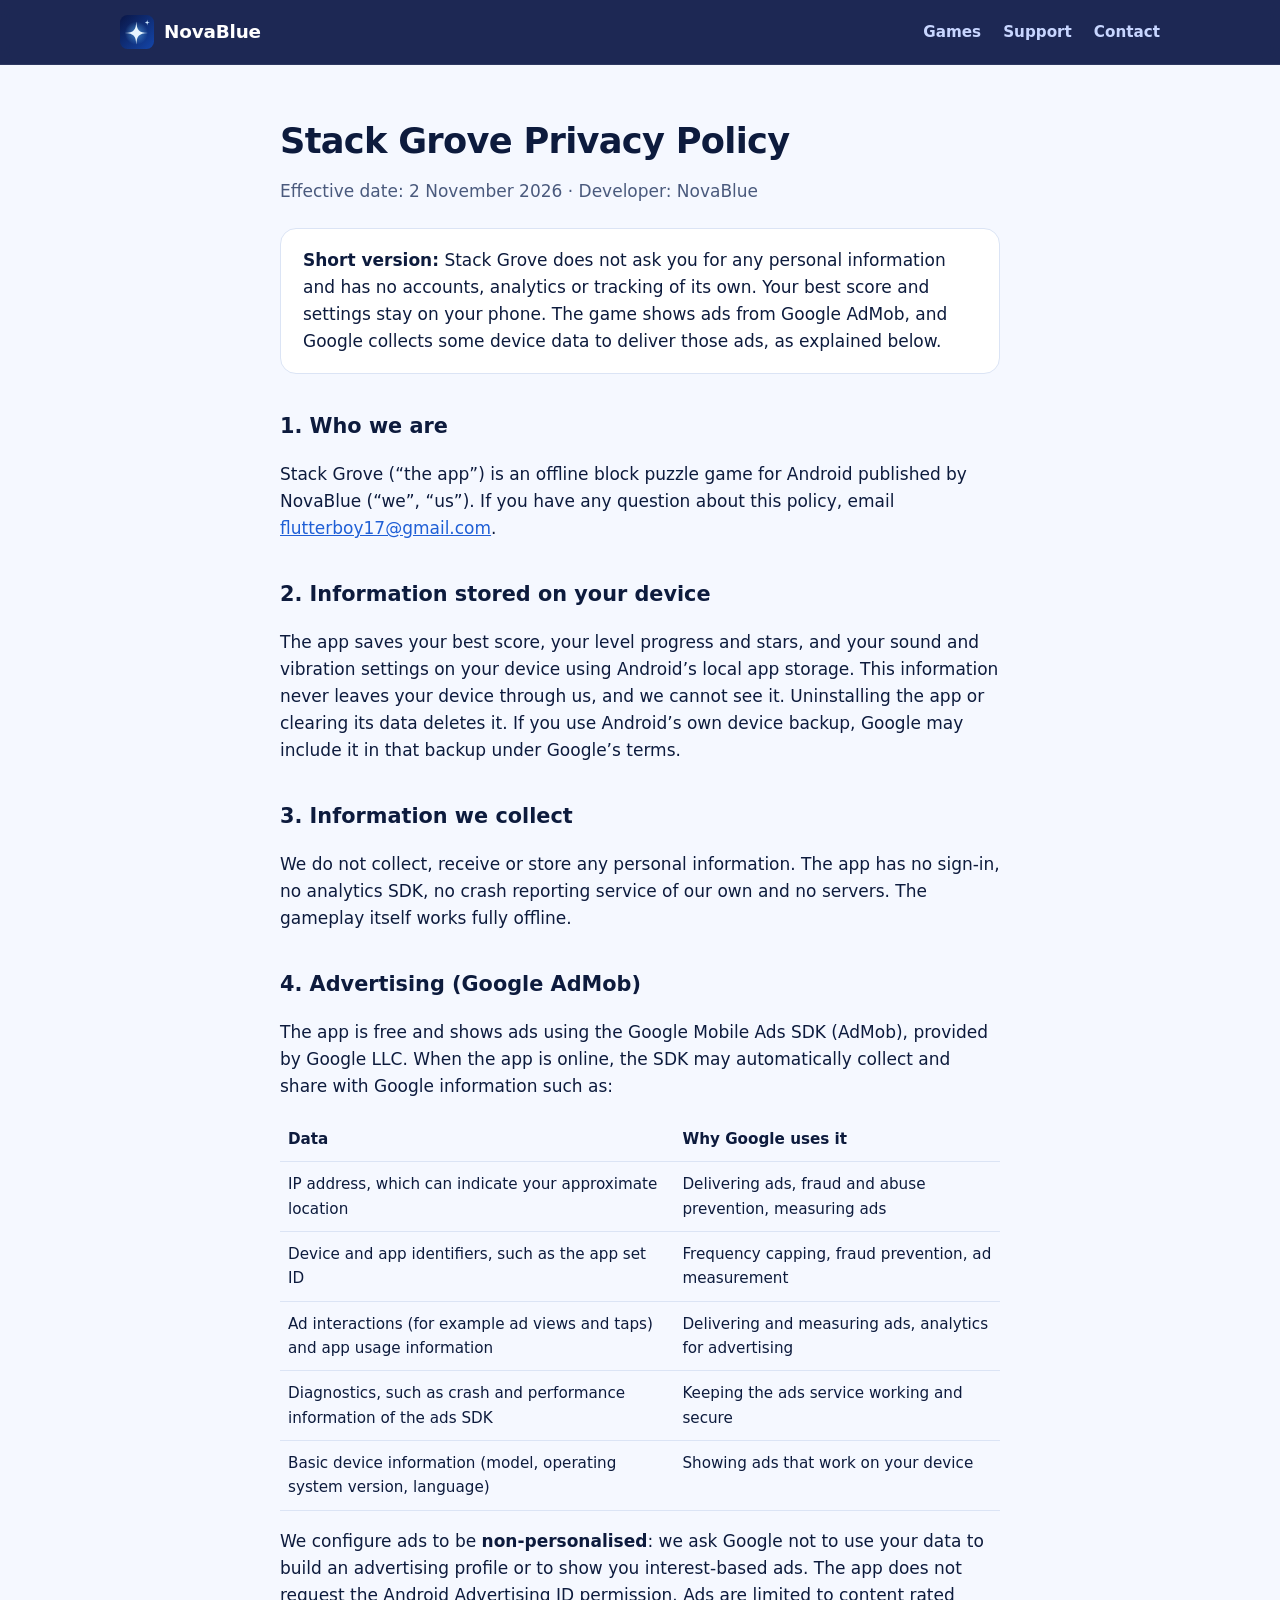
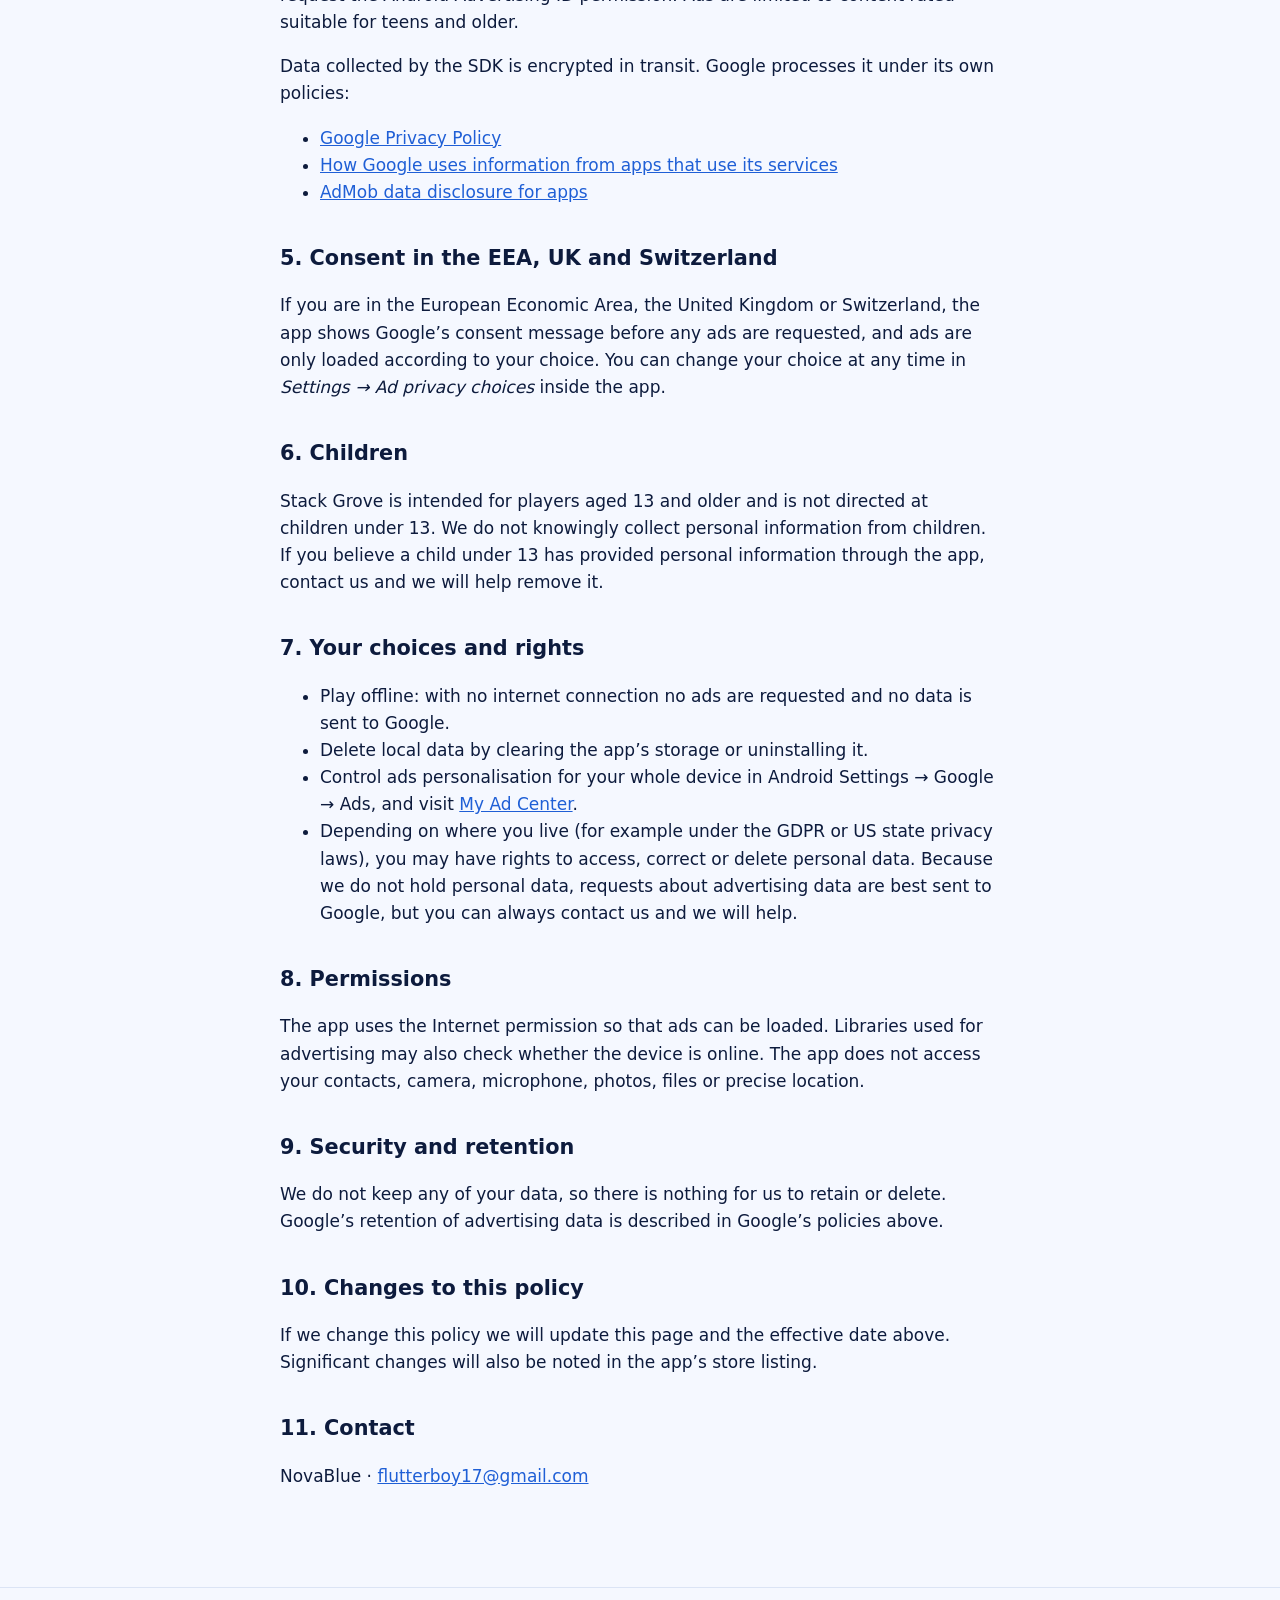
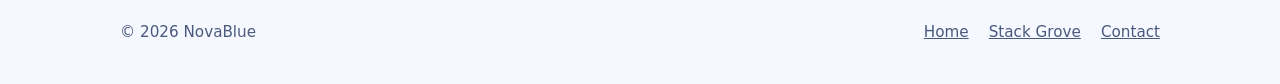
<file: stack-grove/privacy.html>
<!doctype html>
<html lang="en">
<head>
<meta charset="utf-8">
<meta name="viewport" content="width=device-width, initial-scale=1">
<title>Stack Grove Privacy Policy</title>
<meta name="description" content="Privacy policy for the Stack Grove block puzzle game for Android.">
<meta name="theme-color" content="#0a1646">
<meta name="color-scheme" content="light dark">
<link rel="icon" href="/assets/stack-grove/icon.png" type="image/png">
<link rel="stylesheet" href="/assets/site.css">
</head>
<body>

<header class="site-header">
  <div class="wrap">
    <a class="brand" href="/"><img src="/assets/logo.svg" alt="" width="34" height="34"><span>NovaBlue</span></a>
    <nav class="nav" aria-label="Main">
      <a href="/#games">Games</a>
      <a href="/stack-grove/#support">Support</a>
      <a href="/#contact">Contact</a>
    </nav>
  </div>
</header>

<main class="doc">
<div class="wrap narrow">
  <h1>Stack Grove Privacy Policy</h1>
  <p class="muted">Effective date: 2 November 2026 · Developer: NovaBlue</p>

  <div class="card">
    <strong>Short version:</strong> Stack Grove does not ask you for any personal
    information and has no accounts, analytics or tracking of its own. Your best
    score and settings stay on your phone. The game shows ads from Google AdMob,
    and Google collects some device data to deliver those ads, as explained below.
  </div>

  <h2>1. Who we are</h2>
  <p>Stack Grove (“the app”) is an offline block puzzle game for Android published by
  NovaBlue (“we”, “us”). If you have any question about this policy, email
  <a href="mailto:flutterboy17@gmail.com">flutterboy17@gmail.com</a>.</p>

  <h2>2. Information stored on your device</h2>
  <p>The app saves your best score, your level progress and stars, and your sound and
  vibration settings on your device using Android’s local app storage. This information never leaves your device
  through us, and we cannot see it. Uninstalling the app or clearing its data deletes it.
  If you use Android’s own device backup, Google may include it in that backup under
  Google’s terms.</p>

  <h2>3. Information we collect</h2>
  <p>We do not collect, receive or store any personal information. The app has no
  sign-in, no analytics SDK, no crash reporting service of our own and no servers.
  The gameplay itself works fully offline.</p>

  <h2>4. Advertising (Google AdMob)</h2>
  <p>The app is free and shows ads using the Google Mobile Ads SDK (AdMob), provided by
  Google LLC. When the app is online, the SDK may automatically collect and share with
  Google information such as:</p>
  <table>
    <tr><th>Data</th><th>Why Google uses it</th></tr>
    <tr><td>IP address, which can indicate your approximate location</td>
        <td>Delivering ads, fraud and abuse prevention, measuring ads</td></tr>
    <tr><td>Device and app identifiers, such as the app set ID</td>
        <td>Frequency capping, fraud prevention, ad measurement</td></tr>
    <tr><td>Ad interactions (for example ad views and taps) and app usage information</td>
        <td>Delivering and measuring ads, analytics for advertising</td></tr>
    <tr><td>Diagnostics, such as crash and performance information of the ads SDK</td>
        <td>Keeping the ads service working and secure</td></tr>
    <tr><td>Basic device information (model, operating system version, language)</td>
        <td>Showing ads that work on your device</td></tr>
  </table>
  <p>We configure ads to be <strong>non-personalised</strong>: we ask Google not to use
  your data to build an advertising profile or to show you interest-based ads. The app
  does not request the Android Advertising ID permission. Ads are limited to content
  rated suitable for teens and older.</p>
  <p>Data collected by the SDK is encrypted in transit. Google processes it under its own
  policies:</p>
  <ul>
    <li><a href="https://policies.google.com/privacy">Google Privacy Policy</a></li>
    <li><a href="https://policies.google.com/technologies/partner-sites">How Google uses information from apps that use its services</a></li>
    <li><a href="https://support.google.com/admob/answer/6128543">AdMob data disclosure for apps</a></li>
  </ul>

  <h2>5. Consent in the EEA, UK and Switzerland</h2>
  <p>If you are in the European Economic Area, the United Kingdom or Switzerland, the app
  shows Google’s consent message before any ads are requested, and ads are only loaded
  according to your choice. You can change your choice at any time in
  <em>Settings → Ad privacy choices</em> inside the app.</p>

  <h2>6. Children</h2>
  <p>Stack Grove is intended for players aged 13 and older and is not directed at
  children under 13. We do not knowingly collect personal information from children.
  If you believe a child under 13 has provided personal information through the app,
  contact us and we will help remove it.</p>

  <h2>7. Your choices and rights</h2>
  <ul>
    <li>Play offline: with no internet connection no ads are requested and no data is
      sent to Google.</li>
    <li>Delete local data by clearing the app’s storage or uninstalling it.</li>
    <li>Control ads personalisation for your whole device in Android Settings → Google
      → Ads, and visit <a href="https://myadcenter.google.com/">My Ad Center</a>.</li>
    <li>Depending on where you live (for example under the GDPR or US state privacy laws),
      you may have rights to access, correct or delete personal data. Because we do not
      hold personal data, requests about advertising data are best sent to Google, but you
      can always contact us and we will help.</li>
  </ul>

  <h2>8. Permissions</h2>
  <p>The app uses the Internet permission so that ads can be loaded. Libraries used for
  advertising may also check whether the device is online. The app does not access your
  contacts, camera, microphone, photos, files or precise location.</p>

  <h2>9. Security and retention</h2>
  <p>We do not keep any of your data, so there is nothing for us to retain or delete.
  Google’s retention of advertising data is described in Google’s policies above.</p>

  <h2>10. Changes to this policy</h2>
  <p>If we change this policy we will update this page and the effective date above.
  Significant changes will also be noted in the app’s store listing.</p>

  <h2>11. Contact</h2>
  <p>NovaBlue · <a href="mailto:flutterboy17@gmail.com">flutterboy17@gmail.com</a></p>
</div>
</main>

<footer class="site-footer">
  <div class="wrap">
    <span>© 2026 NovaBlue</span>
    <nav aria-label="Footer">
      <a href="/">Home</a>
      <a href="/stack-grove/">Stack Grove</a>
      <a href="mailto:flutterboy17@gmail.com">Contact</a>
    </nav>
  </div>
</footer>

</body>
</html>
</file>
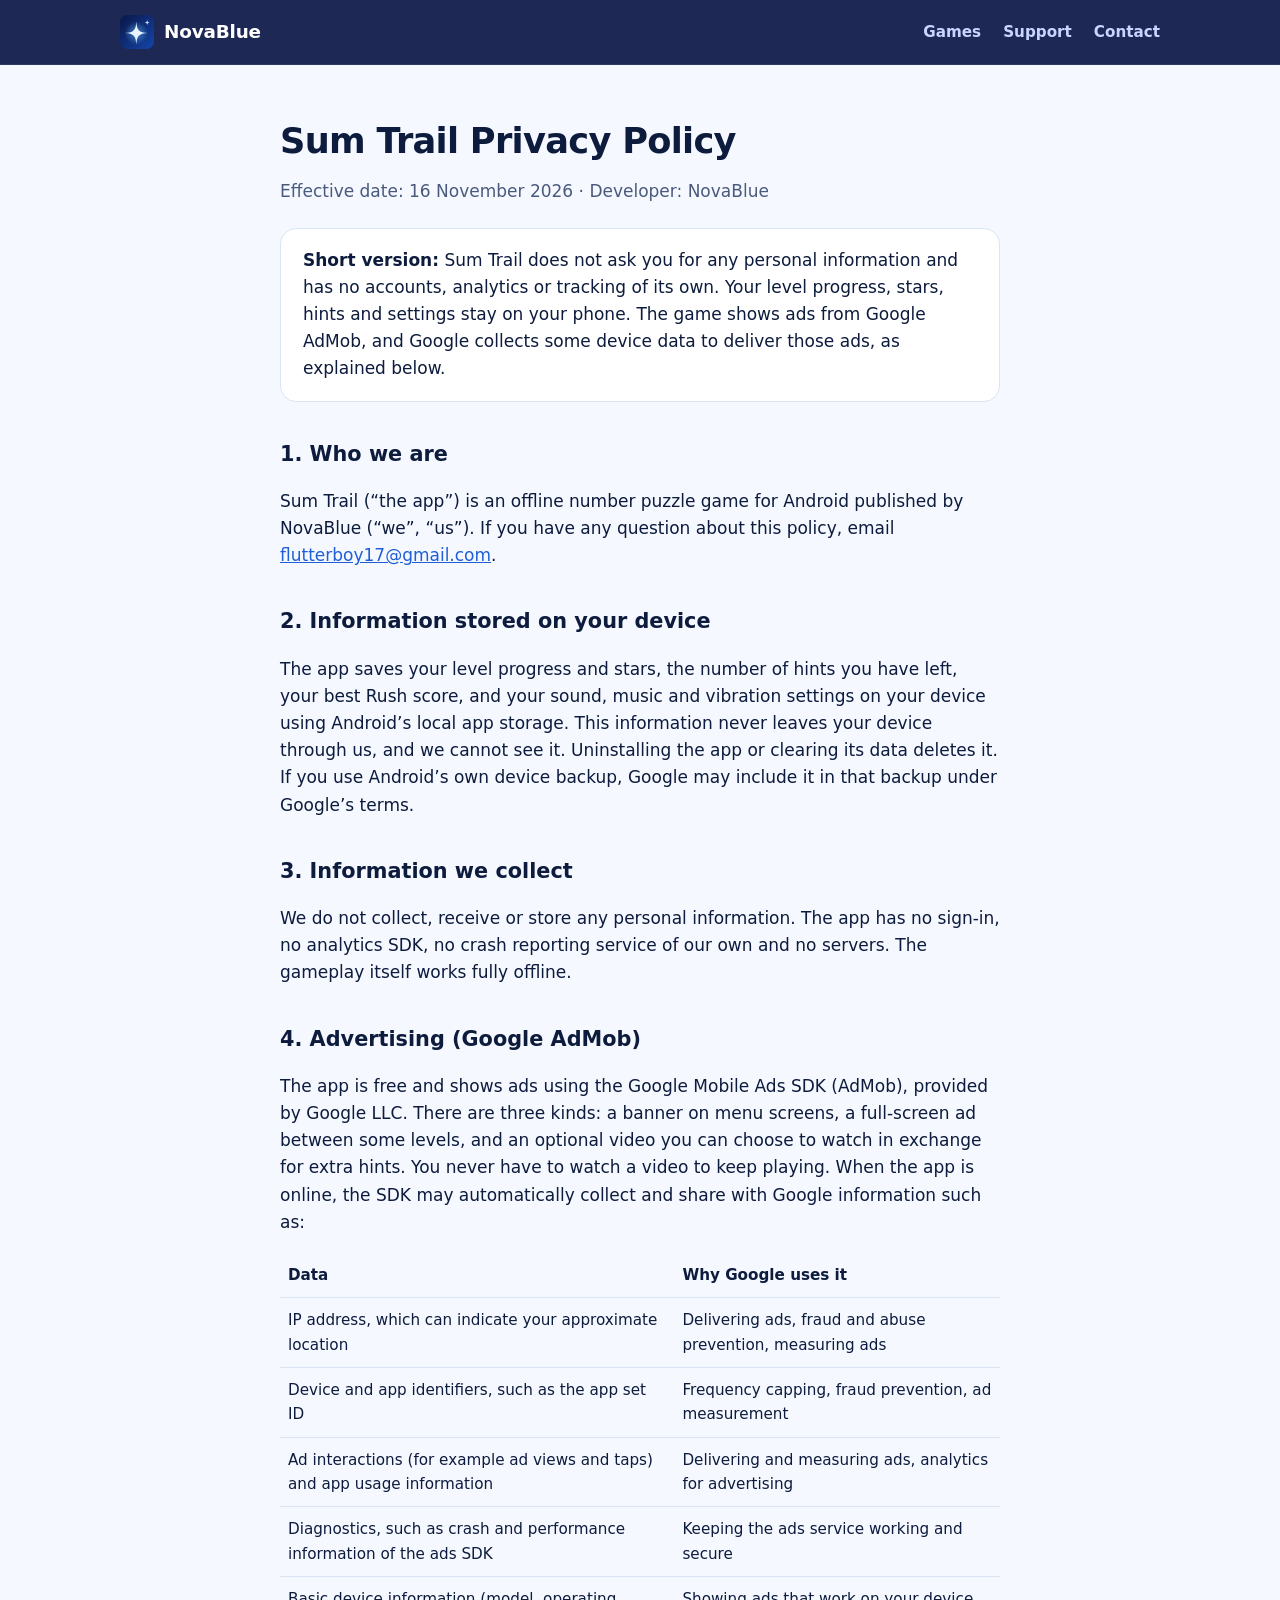
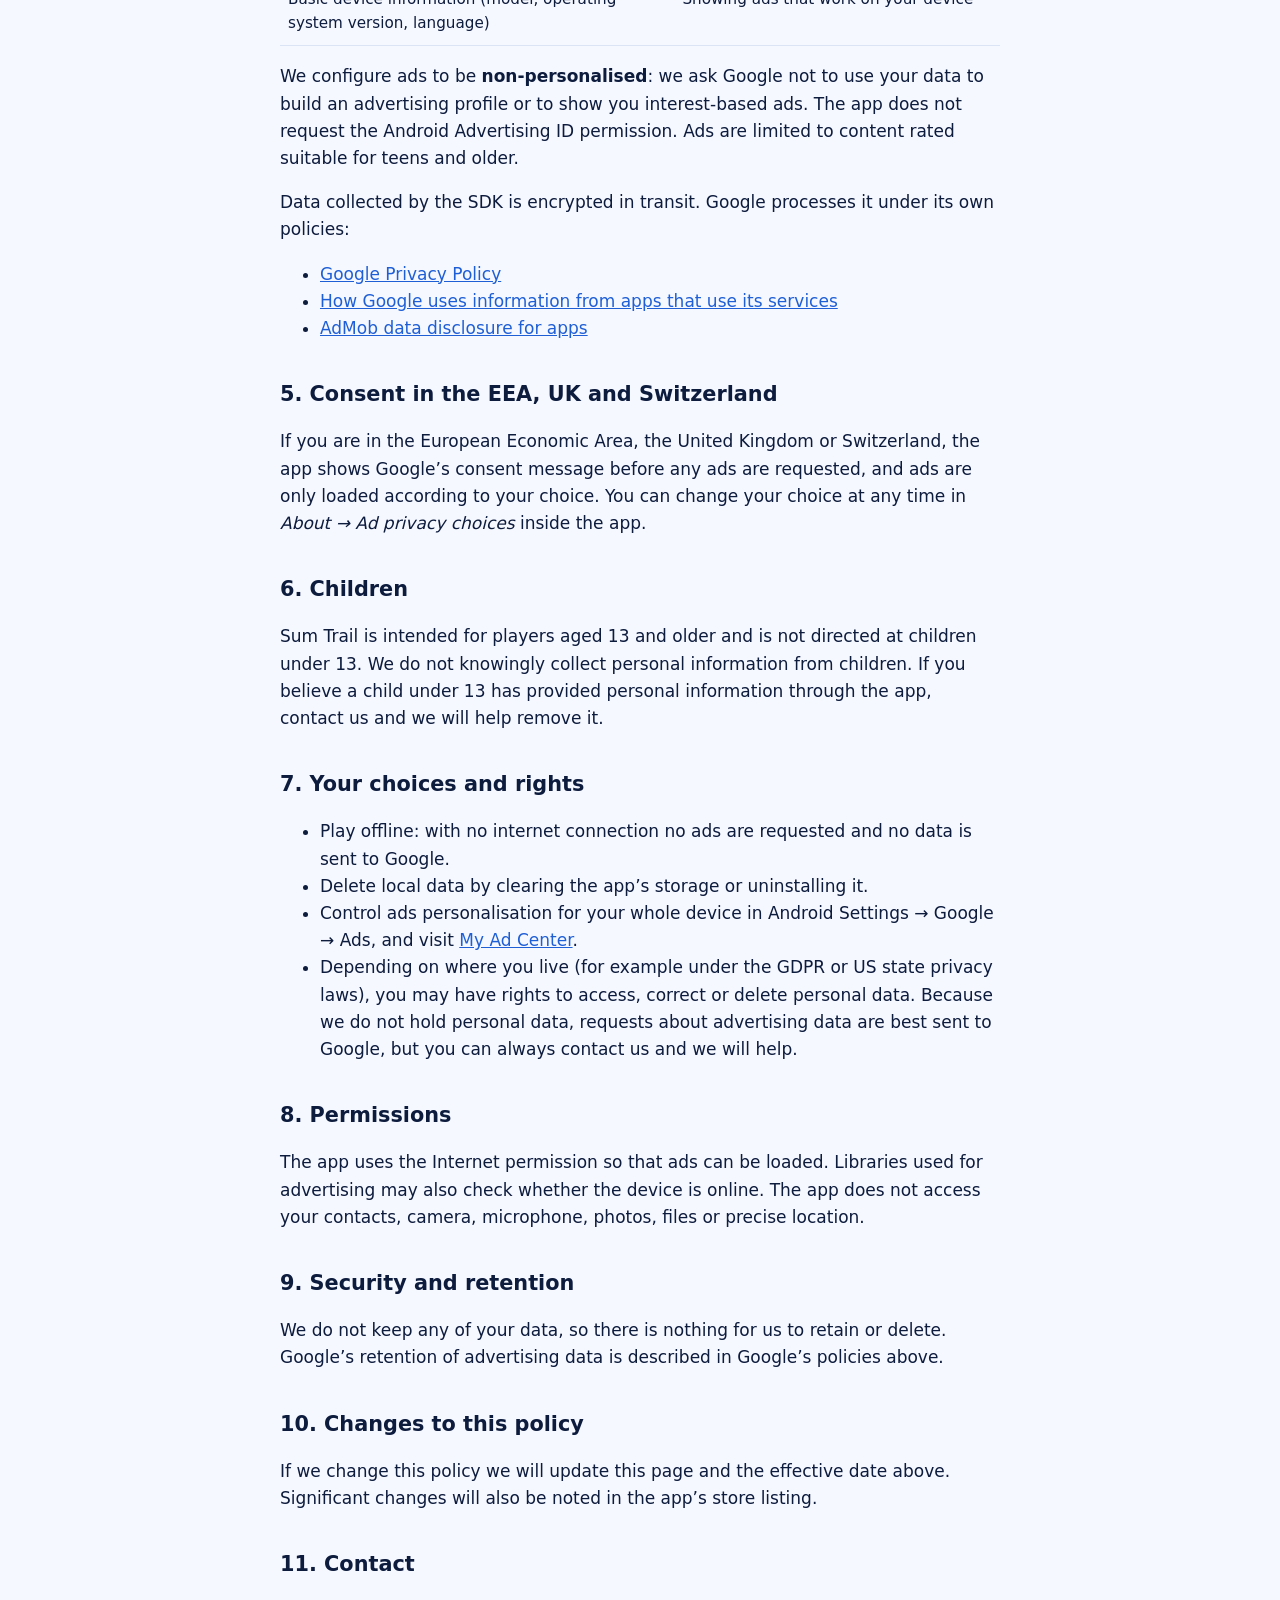
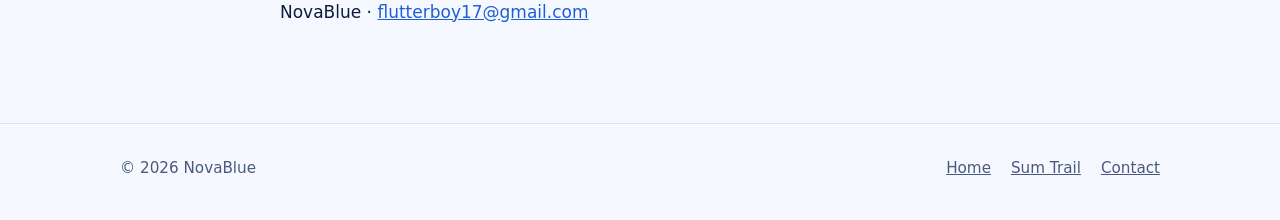
<file: sum-trail/privacy.html>
<!doctype html>
<html lang="en">
<head>
<meta charset="utf-8">
<meta name="viewport" content="width=device-width, initial-scale=1">
<title>Sum Trail Privacy Policy</title>
<meta name="description" content="Privacy policy for the Sum Trail number puzzle game for Android.">
<meta name="theme-color" content="#141a2e">
<meta name="color-scheme" content="light dark">
<link rel="icon" href="/assets/sum-trail/icon.png" type="image/png">
<link rel="stylesheet" href="/assets/site.css">
</head>
<body>

<header class="site-header">
  <div class="wrap">
    <a class="brand" href="/"><img src="/assets/logo.svg" alt="" width="34" height="34"><span>NovaBlue</span></a>
    <nav class="nav" aria-label="Main">
      <a href="/#games">Games</a>
      <a href="/sum-trail/#support">Support</a>
      <a href="/#contact">Contact</a>
    </nav>
  </div>
</header>

<main class="doc">
<div class="wrap narrow">
  <h1>Sum Trail Privacy Policy</h1>
  <p class="muted">Effective date: 16 November 2026 · Developer: NovaBlue</p>

  <div class="card">
    <strong>Short version:</strong> Sum Trail does not ask you for any personal
    information and has no accounts, analytics or tracking of its own. Your level
    progress, stars, hints and settings stay on your phone. The game shows ads from
    Google AdMob, and Google collects some device data to deliver those ads, as
    explained below.
  </div>

  <h2>1. Who we are</h2>
  <p>Sum Trail (“the app”) is an offline number puzzle game for Android published by
  NovaBlue (“we”, “us”). If you have any question about this policy, email
  <a href="mailto:flutterboy17@gmail.com">flutterboy17@gmail.com</a>.</p>

  <h2>2. Information stored on your device</h2>
  <p>The app saves your level progress and stars, the number of hints you have left, your best Rush score,
  and your sound, music and vibration settings on your device using Android’s local app
  storage. This information never leaves your device through us, and we cannot see it.
  Uninstalling the app or clearing its data deletes it. If you use Android’s own device
  backup, Google may include it in that backup under Google’s terms.</p>

  <h2>3. Information we collect</h2>
  <p>We do not collect, receive or store any personal information. The app has no
  sign-in, no analytics SDK, no crash reporting service of our own and no servers.
  The gameplay itself works fully offline.</p>

  <h2>4. Advertising (Google AdMob)</h2>
  <p>The app is free and shows ads using the Google Mobile Ads SDK (AdMob), provided by
  Google LLC. There are three kinds: a banner on menu screens, a full-screen ad between
  some levels, and an optional video you can choose to watch in exchange for extra
  hints. You never have to watch a video to keep playing. When the app is online, the
  SDK may automatically collect and share with Google information such as:</p>
  <table>
    <tr><th>Data</th><th>Why Google uses it</th></tr>
    <tr><td>IP address, which can indicate your approximate location</td>
        <td>Delivering ads, fraud and abuse prevention, measuring ads</td></tr>
    <tr><td>Device and app identifiers, such as the app set ID</td>
        <td>Frequency capping, fraud prevention, ad measurement</td></tr>
    <tr><td>Ad interactions (for example ad views and taps) and app usage information</td>
        <td>Delivering and measuring ads, analytics for advertising</td></tr>
    <tr><td>Diagnostics, such as crash and performance information of the ads SDK</td>
        <td>Keeping the ads service working and secure</td></tr>
    <tr><td>Basic device information (model, operating system version, language)</td>
        <td>Showing ads that work on your device</td></tr>
  </table>
  <p>We configure ads to be <strong>non-personalised</strong>: we ask Google not to use
  your data to build an advertising profile or to show you interest-based ads. The app
  does not request the Android Advertising ID permission. Ads are limited to content
  rated suitable for teens and older.</p>
  <p>Data collected by the SDK is encrypted in transit. Google processes it under its own
  policies:</p>
  <ul>
    <li><a href="https://policies.google.com/privacy">Google Privacy Policy</a></li>
    <li><a href="https://policies.google.com/technologies/partner-sites">How Google uses information from apps that use its services</a></li>
    <li><a href="https://support.google.com/admob/answer/6128543">AdMob data disclosure for apps</a></li>
  </ul>

  <h2>5. Consent in the EEA, UK and Switzerland</h2>
  <p>If you are in the European Economic Area, the United Kingdom or Switzerland, the app
  shows Google’s consent message before any ads are requested, and ads are only loaded
  according to your choice. You can change your choice at any time in
  <em>About → Ad privacy choices</em> inside the app.</p>

  <h2>6. Children</h2>
  <p>Sum Trail is intended for players aged 13 and older and is not directed at
  children under 13. We do not knowingly collect personal information from children.
  If you believe a child under 13 has provided personal information through the app,
  contact us and we will help remove it.</p>

  <h2>7. Your choices and rights</h2>
  <ul>
    <li>Play offline: with no internet connection no ads are requested and no data is
      sent to Google.</li>
    <li>Delete local data by clearing the app’s storage or uninstalling it.</li>
    <li>Control ads personalisation for your whole device in Android Settings → Google
      → Ads, and visit <a href="https://myadcenter.google.com/">My Ad Center</a>.</li>
    <li>Depending on where you live (for example under the GDPR or US state privacy laws),
      you may have rights to access, correct or delete personal data. Because we do not
      hold personal data, requests about advertising data are best sent to Google, but you
      can always contact us and we will help.</li>
  </ul>

  <h2>8. Permissions</h2>
  <p>The app uses the Internet permission so that ads can be loaded. Libraries used for
  advertising may also check whether the device is online. The app does not access your
  contacts, camera, microphone, photos, files or precise location.</p>

  <h2>9. Security and retention</h2>
  <p>We do not keep any of your data, so there is nothing for us to retain or delete.
  Google’s retention of advertising data is described in Google’s policies above.</p>

  <h2>10. Changes to this policy</h2>
  <p>If we change this policy we will update this page and the effective date above.
  Significant changes will also be noted in the app’s store listing.</p>

  <h2>11. Contact</h2>
  <p>NovaBlue · <a href="mailto:flutterboy17@gmail.com">flutterboy17@gmail.com</a></p>
</div>
</main>

<footer class="site-footer">
  <div class="wrap">
    <span>© 2026 NovaBlue</span>
    <nav aria-label="Footer">
      <a href="/">Home</a>
      <a href="/sum-trail/">Sum Trail</a>
      <a href="mailto:flutterboy17@gmail.com">Contact</a>
    </nav>
  </div>
</footer>

</body>
</html>
</file>
<file: assets/site.css>
/* NovaBlue site styles. No web fonts, no trackers: everything is local. */
:root {
  --night: #0a1646;
  --deep: #10307e;
  --blue: #1f5fd6;
  --sky: #6ec8ff;
  --ice: #e9f6ff;

  --bg: #f5f8ff;
  --surface: #ffffff;
  --text: #0d1b3d;
  --muted: #4a5a7d;
  --line: #dbe4f5;
  --link: #1f5fd6;
  --chip: #e6efff;
  --shadow: 0 10px 30px rgba(13, 27, 61, .08);
}
@media (prefers-color-scheme: dark) {
  :root {
    --bg: #070f2e;
    --surface: #0f1d4a;
    --text: #eef3ff;
    --muted: #a8b6d8;
    --line: #20356f;
    --link: #8fd3ff;
    --chip: #18306e;
    --shadow: 0 10px 30px rgba(0, 0, 0, .35);
  }
}

* { box-sizing: border-box; }
html { scroll-behavior: smooth; }
body {
  margin: 0;
  background: var(--bg);
  color: var(--text);
  font: 17px/1.6 system-ui, -apple-system, "Segoe UI", Roboto, "Helvetica Neue", Arial, sans-serif;
  -webkit-font-smoothing: antialiased;
}
img { max-width: 100%; height: auto; display: block; }
a { color: var(--link); }
a:focus-visible, button:focus-visible { outline: 3px solid var(--sky); outline-offset: 3px; border-radius: 6px; }

.wrap { max-width: 1080px; margin: 0 auto; padding: 0 20px; }
.narrow { max-width: 760px; }

/* Header */
.site-header {
  position: sticky; top: 0; z-index: 10;
  background: rgba(10, 22, 70, .92);
  backdrop-filter: saturate(140%) blur(10px);
  -webkit-backdrop-filter: saturate(140%) blur(10px);
  border-bottom: 1px solid rgba(255, 255, 255, .08);
}
.site-header .wrap { display: flex; align-items: center; justify-content: space-between; height: 64px; gap: 16px; }
.brand { display: flex; align-items: center; gap: 10px; color: #fff; text-decoration: none; font-weight: 800; font-size: 1.15rem; letter-spacing: -.01em; }
.brand img { width: 34px; height: 34px; }
.nav { display: flex; gap: 22px; }
.nav a { color: #c8d6ff; text-decoration: none; font-weight: 600; font-size: .95rem; }
.nav a:hover, .nav a[aria-current] { color: #fff; }

/* Hero */
.hero {
  position: relative; overflow: hidden;
  color: #fff;
  background:
    radial-gradient(circle at 78% 30%, rgba(110, 200, 255, .30), transparent 40%),
    linear-gradient(160deg, var(--night) 0%, var(--deep) 60%, var(--blue) 130%);
}
.hero::before {
  /* A sprinkle of stars drawn with gradients, no image needed. */
  content: ""; position: absolute; inset: 0; opacity: .7; pointer-events: none;
  background-image:
    radial-gradient(1.5px 1.5px at 10% 20%, #fff 50%, transparent 51%),
    radial-gradient(1px 1px at 25% 70%, #fff 50%, transparent 51%),
    radial-gradient(2px 2px at 40% 35%, #cfeaff 50%, transparent 51%),
    radial-gradient(1px 1px at 55% 80%, #fff 50%, transparent 51%),
    radial-gradient(1.5px 1.5px at 70% 15%, #fff 50%, transparent 51%),
    radial-gradient(1px 1px at 85% 60%, #fff 50%, transparent 51%),
    radial-gradient(2px 2px at 92% 85%, #cfeaff 50%, transparent 51%),
    radial-gradient(1px 1px at 5% 90%, #fff 50%, transparent 51%),
    radial-gradient(1.5px 1.5px at 62% 50%, #fff 50%, transparent 51%),
    radial-gradient(1px 1px at 33% 12%, #fff 50%, transparent 51%);
}
.hero .wrap { position: relative; padding-top: 88px; padding-bottom: 96px; display: grid; grid-template-columns: minmax(0, 1.3fr) minmax(0, .7fr); gap: 40px; align-items: center; }
.hero .wrap > *, .game-card > * { min-width: 0; }
.hero h1 { font-size: clamp(2.3rem, 5.5vw, 3.6rem); line-height: 1.08; margin: 0 0 18px; letter-spacing: -.025em; }
.hero p.lead { font-size: 1.2rem; color: #c8d6ff; margin: 0 0 30px; max-width: 34ch; }
.hero-star { width: min(320px, 100%); justify-self: center; filter: drop-shadow(0 20px 40px rgba(0, 0, 0, .35)); }
.eyebrow { text-transform: uppercase; letter-spacing: .14em; font-weight: 800; font-size: .8rem; color: var(--sky); margin: 0 0 12px; }

.btn {
  display: inline-flex; align-items: center; gap: 8px;
  padding: 13px 22px; border-radius: 999px;
  font-weight: 700; text-decoration: none;
  background: #fff; color: var(--night);
  transition: transform .15s ease, box-shadow .15s ease;
}
.btn:hover { transform: translateY(-1px); box-shadow: 0 8px 20px rgba(0, 0, 0, .25); }
.btn.ghost { background: transparent; color: #fff; box-shadow: inset 0 0 0 2px rgba(255, 255, 255, .5); }
.btn-row { display: flex; flex-wrap: wrap; gap: 12px; }

/* Sections */
section { padding: 80px 0; }
section h2 { font-size: clamp(1.7rem, 3.5vw, 2.3rem); line-height: 1.15; letter-spacing: -.02em; margin: 0 0 12px; }
.section-intro { color: var(--muted); margin: 0 0 36px; max-width: 60ch; }

/* Game card */
.game-card {
  display: grid; grid-template-columns: 220px minmax(0, 1fr); gap: 32px; align-items: center;
  background: var(--surface); border: 1px solid var(--line); border-radius: 24px;
  padding: 28px; box-shadow: var(--shadow);
}
.game-card .shot { border-radius: 18px; box-shadow: var(--shadow); }
.game-head { display: flex; align-items: center; gap: 16px; margin-bottom: 10px; }
.game-head img { width: 64px; height: 64px; border-radius: 16px; }
.game-head h3 { margin: 0; font-size: 1.5rem; }
.game-head p { margin: 0; color: var(--muted); font-size: .95rem; }
.chips { display: flex; flex-wrap: wrap; gap: 8px; margin: 14px 0 22px; padding: 0; list-style: none; }
.chips li { background: var(--chip); border-radius: 999px; padding: 4px 12px; font-size: .85rem; font-weight: 600; }
.status { display: inline-block; font-size: .8rem; font-weight: 800; letter-spacing: .06em; text-transform: uppercase; color: #fff; background: var(--blue); border-radius: 999px; padding: 4px 12px; }
.text-links { display: flex; flex-wrap: wrap; gap: 20px; font-weight: 700; }

/* Values */
.values { display: grid; grid-template-columns: repeat(3, 1fr); gap: 20px; }
.value { background: var(--surface); border: 1px solid var(--line); border-radius: 20px; padding: 26px; }
.value .icon { width: 44px; height: 44px; border-radius: 12px; display: grid; place-items: center; background: var(--chip); margin-bottom: 14px; }
.value .icon svg { width: 24px; height: 24px; stroke: var(--link); fill: none; stroke-width: 2; stroke-linecap: round; stroke-linejoin: round; }
.value h3 { margin: 0 0 6px; font-size: 1.15rem; }
.value p { margin: 0; color: var(--muted); }

/* Contact band */
.contact-band { background: linear-gradient(160deg, var(--night), var(--deep)); color: #fff; border-radius: 28px; padding: 48px; text-align: center; }
.contact-band p { color: #c8d6ff; margin: 0 0 24px; }

/* Screenshots strip */
.shots { display: flex; gap: 16px; overflow-x: auto; scroll-snap-type: x mandatory; padding: 8px 4px 20px; margin: 0 -4px; }
.shots img { width: 220px; flex: 0 0 auto; border-radius: 18px; scroll-snap-align: start; box-shadow: var(--shadow); }

.feature-list { columns: 2; column-gap: 40px; padding-left: 20px; }
.feature-list li { margin-bottom: 8px; break-inside: avoid; }

details { background: var(--surface); border: 1px solid var(--line); border-radius: 16px; padding: 16px 20px; margin-bottom: 12px; }
summary { cursor: pointer; font-weight: 700; }
details p { margin: 10px 0 0; color: var(--muted); }

/* Long-form pages (privacy) */
.doc { padding: 56px 0 80px; }
.doc h1 { font-size: 2.2rem; line-height: 1.15; margin: 0 0 6px; letter-spacing: -.02em; }
.doc h2 { font-size: 1.3rem; margin: 36px 0 8px; }
.muted { color: var(--muted); }
.card { background: var(--surface); border: 1px solid var(--line); border-radius: 16px; padding: 18px 22px; margin: 22px 0; }
table { width: 100%; border-collapse: collapse; font-size: .95rem; }
th, td { text-align: left; vertical-align: top; padding: 10px 8px; border-bottom: 1px solid var(--line); }

/* Footer */
.site-footer { border-top: 1px solid var(--line); padding: 32px 0 40px; color: var(--muted); font-size: .95rem; }
.site-footer .wrap { display: flex; flex-wrap: wrap; justify-content: space-between; gap: 16px; }
.site-footer nav { display: flex; flex-wrap: wrap; gap: 20px; }
.site-footer a { color: var(--muted); }

@media (max-width: 820px) {
  .hero .wrap { grid-template-columns: minmax(0, 1fr); gap: 24px; padding-top: 40px; padding-bottom: 56px; }
  .hero-star { width: 96px; justify-self: start; order: -1; }
  .game-card { grid-template-columns: minmax(0, 1fr); padding: 20px; gap: 20px; }
  .game-card .shot { width: 200px; justify-self: center; }
  .values { grid-template-columns: 1fr; }
  .feature-list { columns: 1; }
  section { padding: 56px 0; }
  .contact-band { padding: 32px 20px; }
}
@media (max-width: 520px) {
  .wrap { padding: 0 16px; }
  .nav { gap: 14px; }
  .nav a { font-size: .9rem; }
  .brand span { display: none; }
  table, tbody, tr, th, td { display: block; }
  th { padding-bottom: 0; }
}
@media (prefers-reduced-motion: reduce) {
  html { scroll-behavior: auto; }
  .btn { transition: none; }
}
</file>
